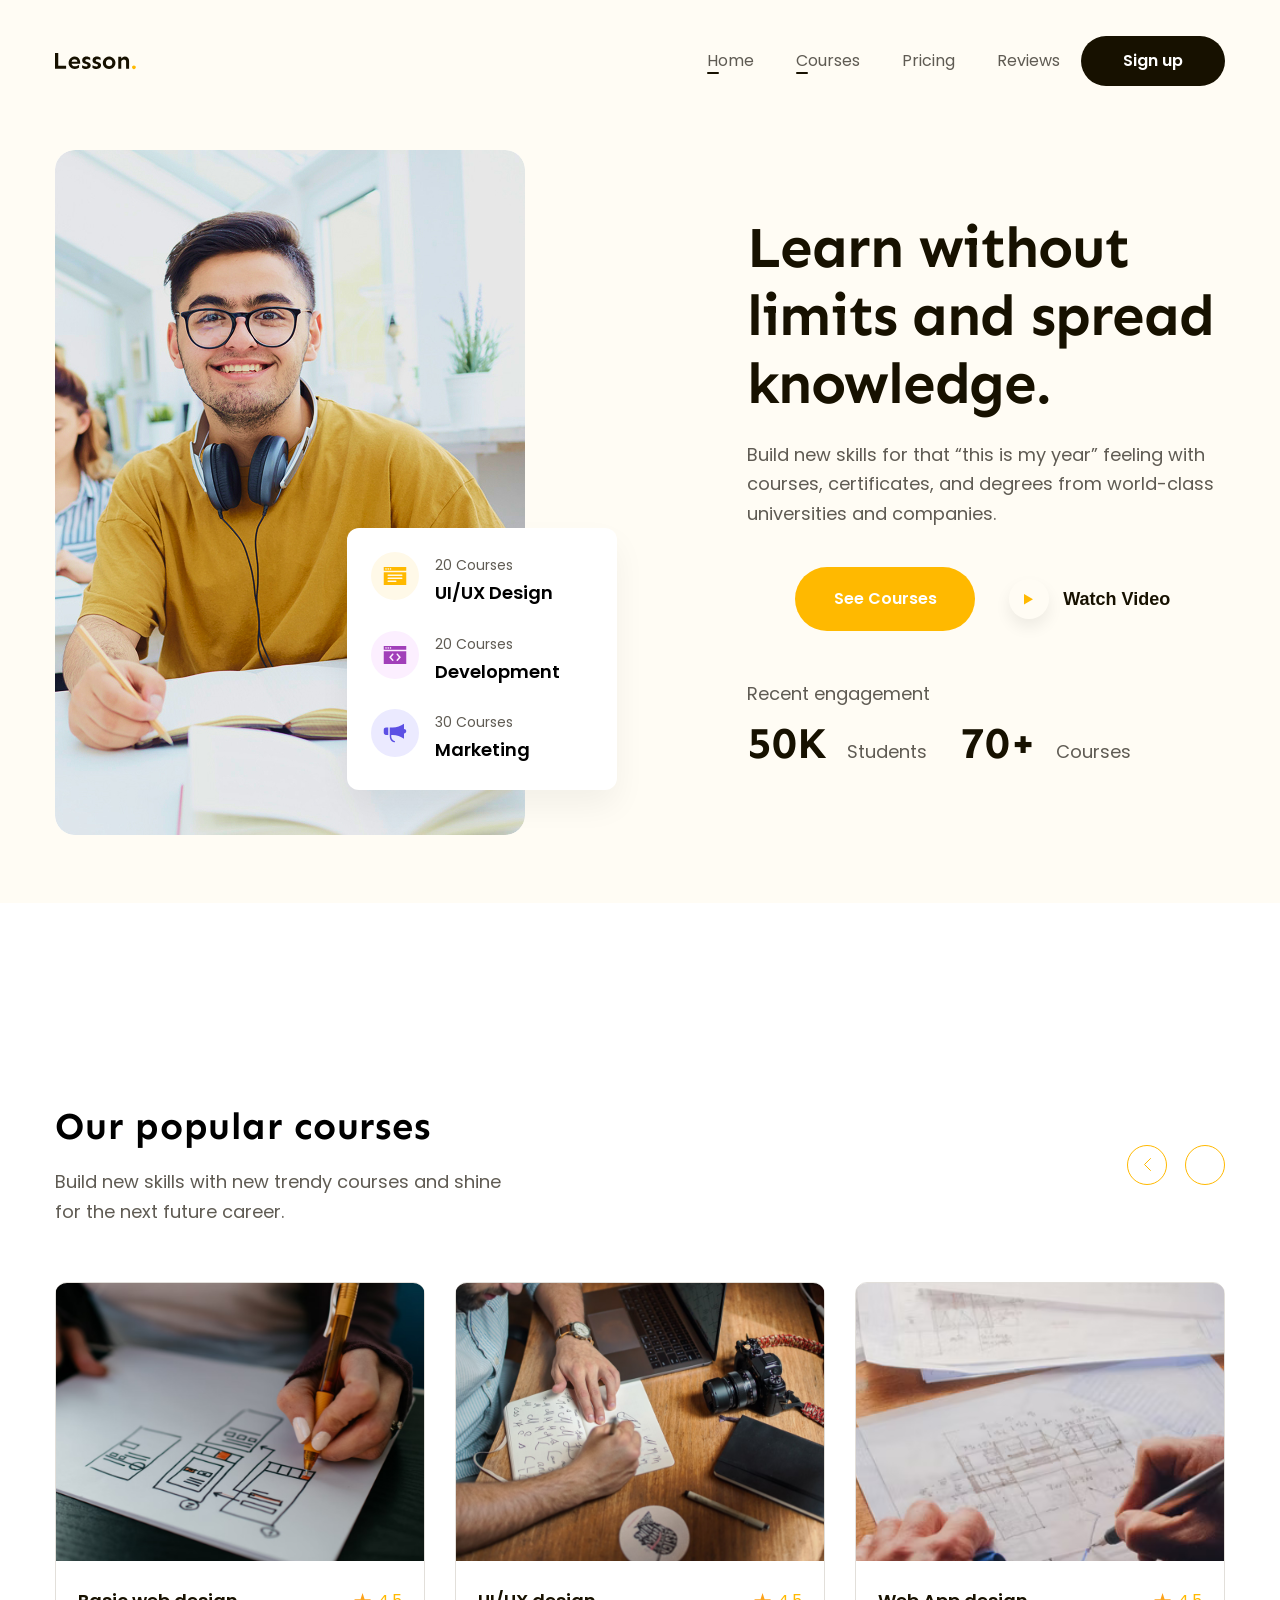
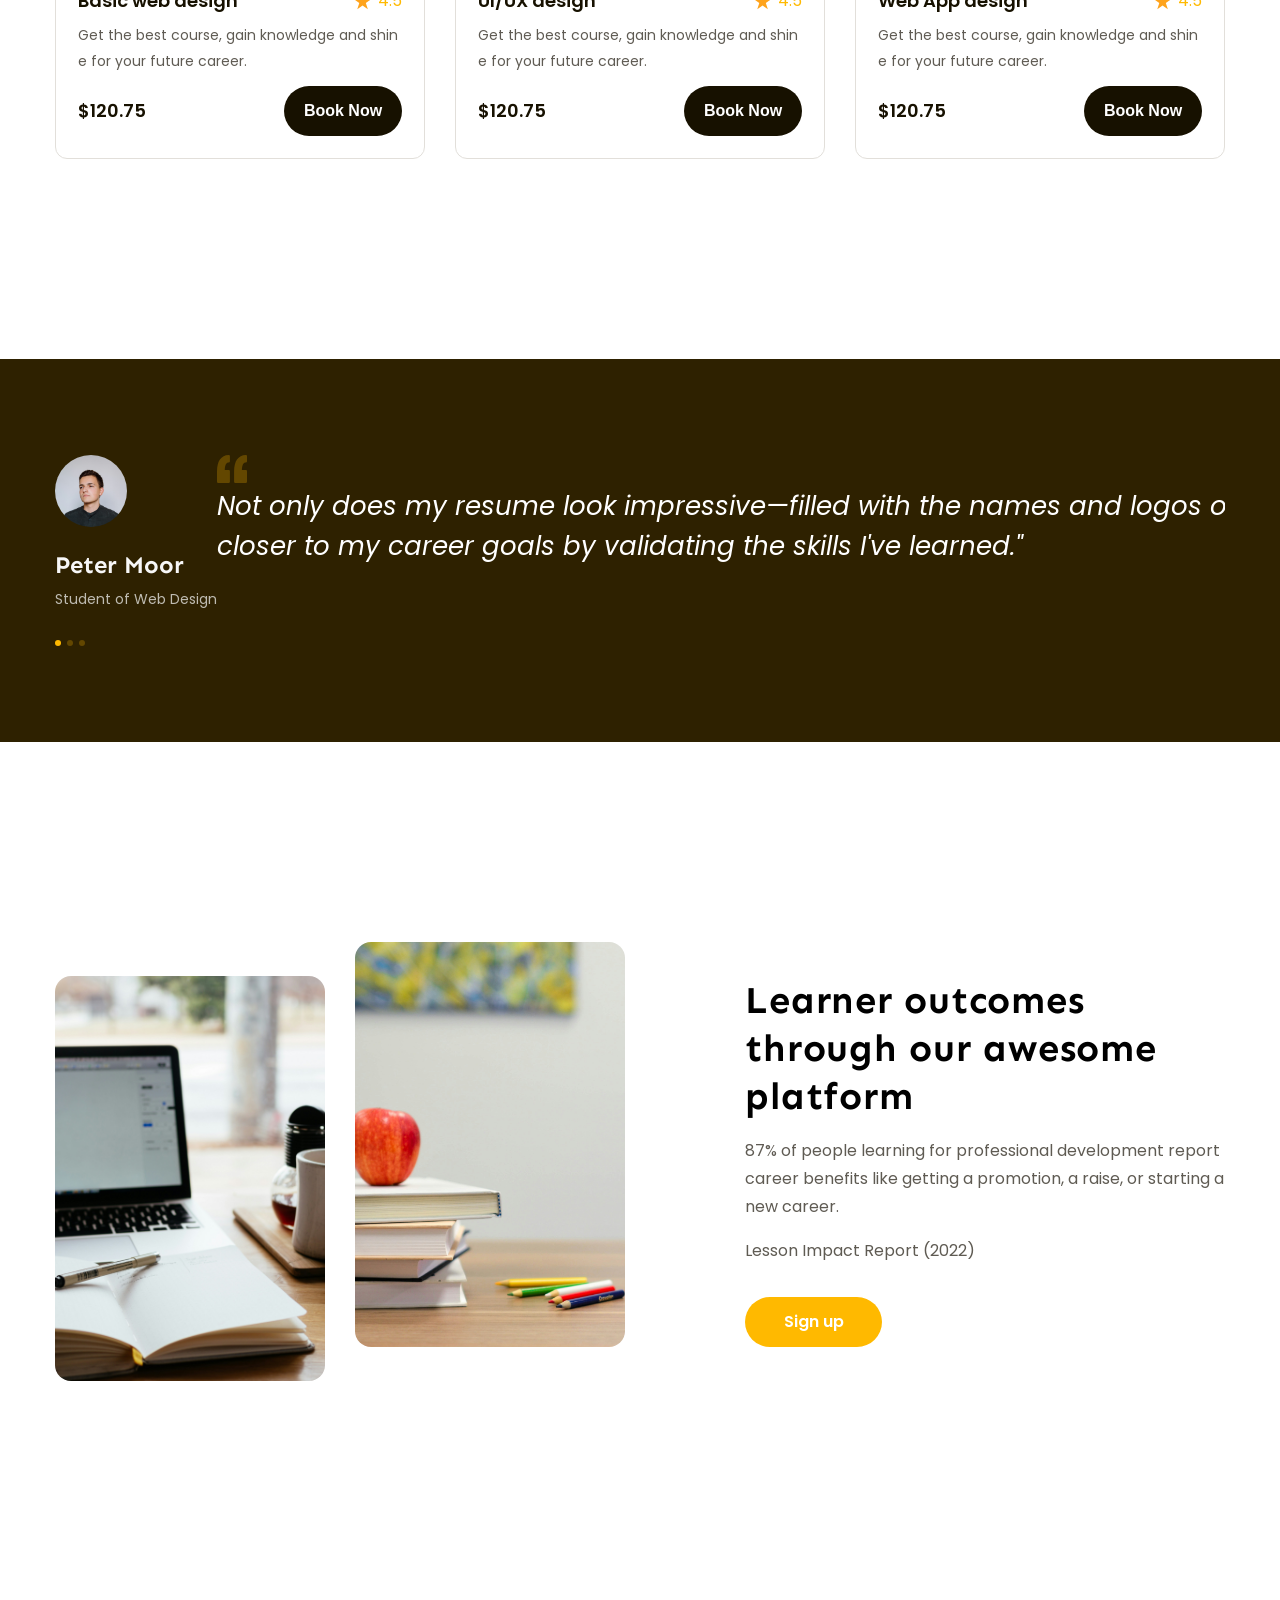
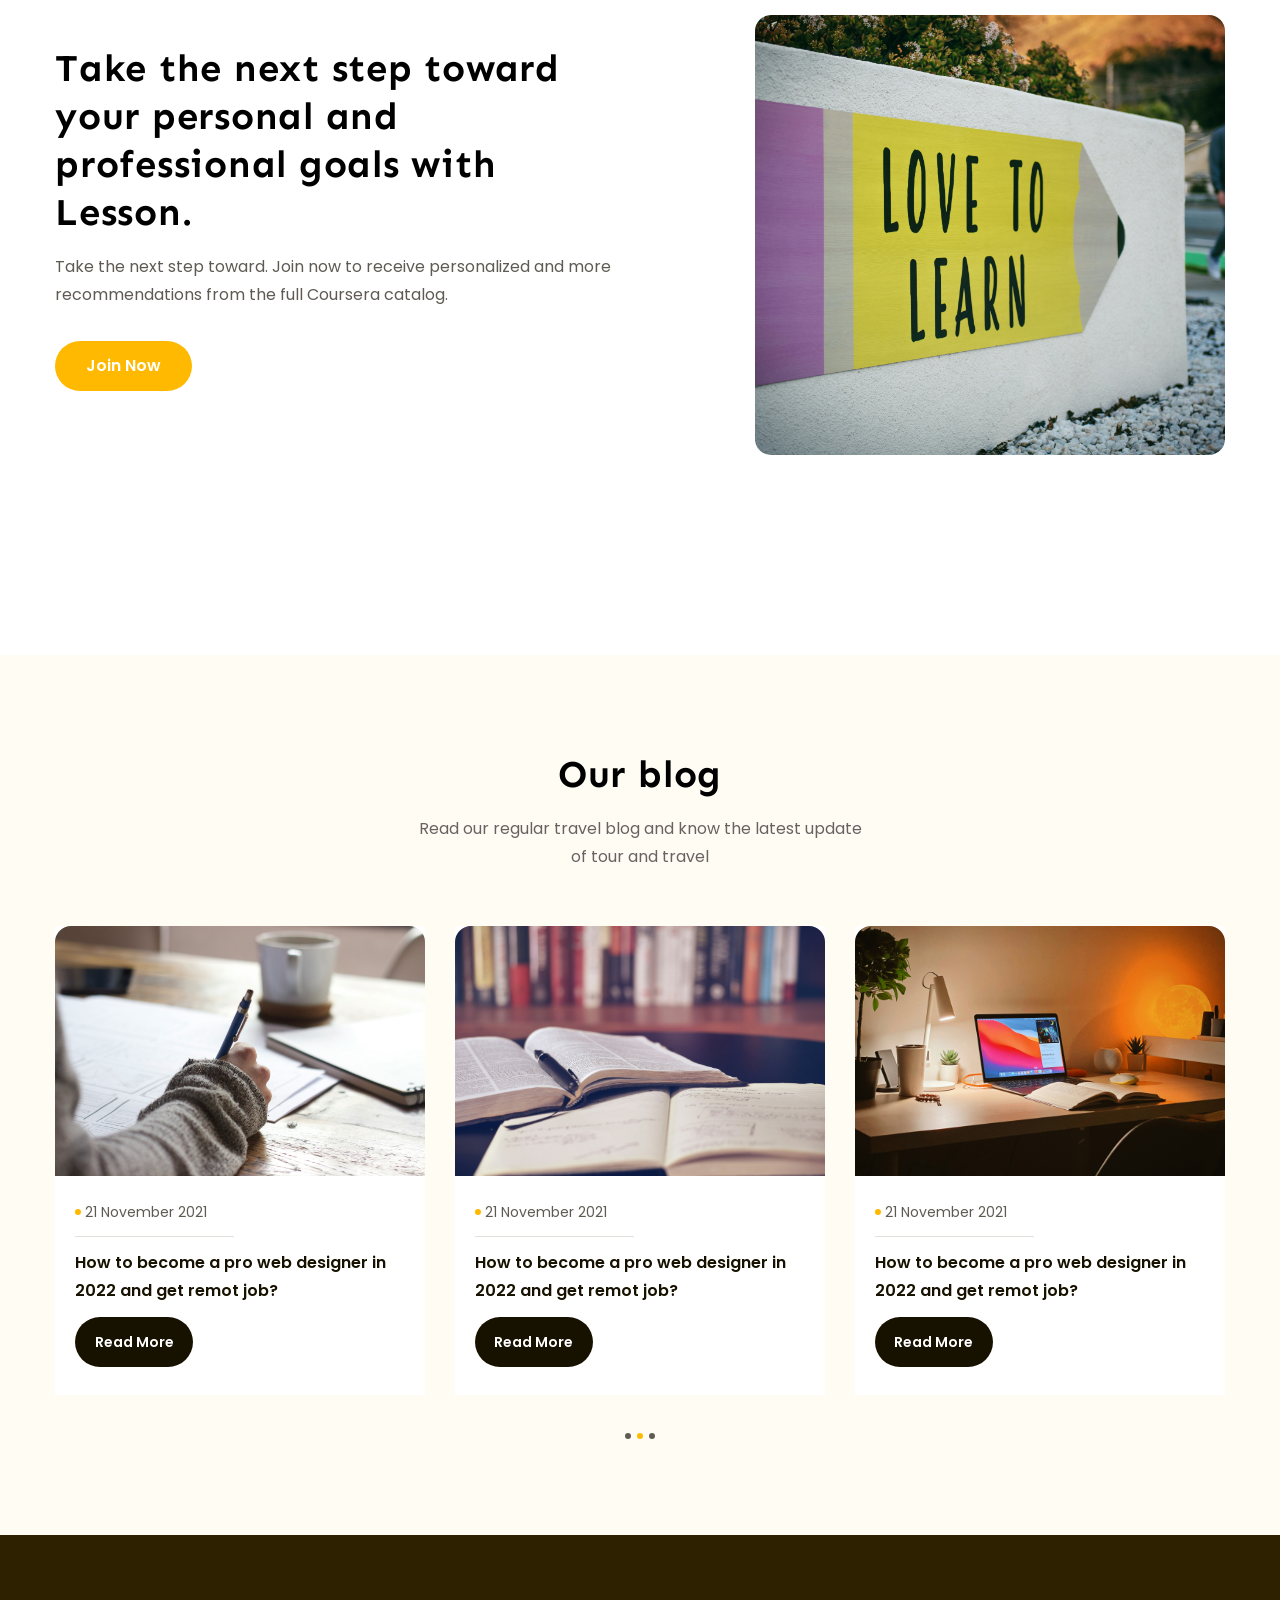
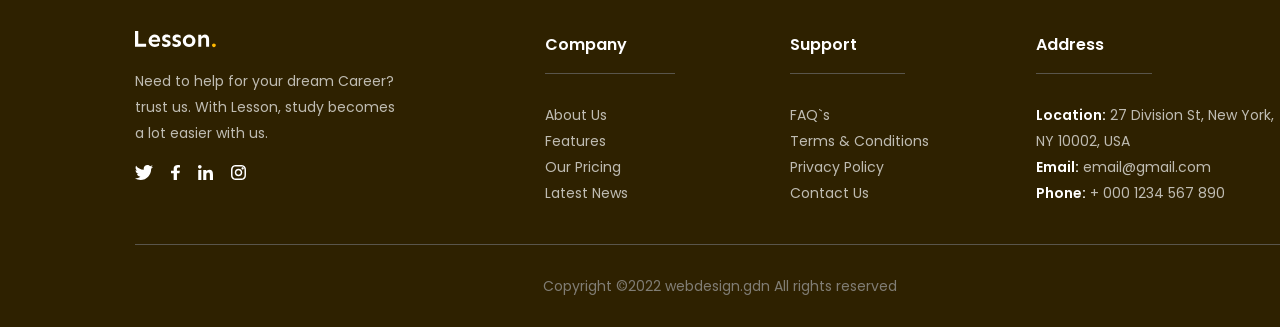
<file: Project_1/index.html>
<!doctype html>
<html lang="vi">
  <head>
    <meta charset="UTF-8" />
    <meta name="viewport" content="width=device-width, initial-scale=1.0" />
    <link rel="stylesheet" href="./css/reset.css" />
    <link rel="preconnect" href="https://fonts.googleapis.com" />
    <link rel="preconnect" href="https://fonts.gstatic.com" crossorigin />
    <link
      href="https://fonts.googleapis.com/css2?family=Poppins:ital,wght@0,100;0,200;0,300;0,400;0,500;0,600;0,700;0,800;0,900;1,100;1,200;1,300;1,400;1,500;1,600;1,700;1,800;1,900&family=Sen&display=swap"
      rel="stylesheet"
    />
    <link rel="stylesheet" href="./css/style.css" />
    <title>Document</title>
  </head>
  <body >
    <header class="hearder fixed">
      <!--Logo-->
      <div class="main-content">
        <div class="body">
          <img src="./img/Lesson..svg" alt="Lesson." class="logo" />
          <!--Nav-->
          <nav class="nav">
            <ul>
              <li class="active">
                <a href="#!">Home</a>
              </li>
              <li class="active">
                <a href="#!">Courses</a>
              </li>
              <li>
                <a href="#!">Pricing</a>
              </li>
              <li>
                <a href="#!">Reviews</a>
              </li>
            </ul>
          </nav>
          <!--Btn Action-->
          <div class="action">
            <a href="#!" class="btn btn-sign-up">Sign up</a>
          </div>
        </div>
      </div>
    </header>
    <main class="main">
      <!-- hero -->
      <div class="hero">
        <div class="main-content">
          <div class="body">
            <div class="media-block">
              <img
                src="./img/guy-lesson 1.jpg"
                alt="Learn without limits and spread knowledge."
                class="img"
              />
              <div class="hero-summary">
                <!-- item1 -->
                <div class="item item1">
                  <div class="icon">
                    <img src="./icon/code.svg" alt="" />
                  </div>
                  <div class="info">
                    <p class="label">20 Courses</p>
                    <p class="title">UI/UX Design</p>
                  </div>
                </div>
                <!-- item2 -->
                <div class="item item2">
                  <div class="icon">
                    <img src="./icon/dev.svg" alt="" />
                  </div>
                  <div class="info">
                    <p class="label">20 Courses</p>
                    <p class="title">Development</p>
                  </div>
                </div>
                <!-- item3 -->
                <div class="item item3">
                  <div class="icon">
                    <img src="./icon/mkt.svg" alt="" />
                  </div>
                  <div class="info">
                    <p class="label">30 Courses</p>
                    <p class="title">Marketing</p>
                  </div>
                </div>
              </div>
            </div>
            <div class="content-block">
              <h1 class="heading">
                Learn without limits and spread knowledge.
              </h1>
              <p class="desc">
                Build new skills for that “this is my year” feeling with
                courses, certificates, and degrees from world-class universities
                and companies.
              </p>
              <div class="cta">
                <a href="#!" class="btn btn-hero-cta">See Courses</a>
                <button class="watch">
                  <div class="icon">
                    <img src="./icon/tamgiac.svg" alt="" />
                  </div>
                  <span class="content">Watch Video</span>
                </button>
              </div>
              <p class="desc desc2">Recent engagement</p>
              <p class="desc desc3">
                <strong>50K</strong> Students <strong>70+</strong> Courses
              </p>
            </div>
          </div>
        </div>
      </div>
      <!-- --popular-- -->
      <div class="popular">
        <div class="main-content">
          <div class="popular-top">
            <div class="info">
              <!-- popular left -->
              <h2 class="heading-lv2">Our popular courses</h2>
              <p class="desc">
                Build new skills with new trendy courses and shine for the next
                future career.
              </p>
            </div>
            <!-- popular right -->
            <div class="control">
              <button class="control-btn">
                <img src="./icon/back.svg" alt="" />
              </button>
              <button class="control-btn">
                <img src="./icon/next.svg" alt="" />
              </button>
            </div>
          </div>
          <div class="course-list">
            <!-- Course 1 -->
            <div class="course-item">
              <a href="#!"
                ><img
                  src="./img/book1.svg"
                  alt="Basic web design"
                  class="thumb"
              /></a>
              <div class="info">
                <div class="head">
                  <a href="#"
                    ><h3 class="title line-camp breakall">
                      Basic web design
                    </h3></a
                  >
                  <div class="rating">
                    <img src="./icon/Star.svg" alt="" class="start" />
                    <span class="value">4.5</span>
                  </div>
                </div>
                <div class="desc line-camp line-2 breakall">
                  Get the best course, gain knowledge and shine for your future
                  career.
                </div>
                <div class="foot">
                  <span class="price">$120.75</span>
                  <button class="btn btn-book">Book Now</button>
                </div>
              </div>
            </div>
            <!-- Course 2 -->
            <div class="course-item">
              <a href="#!"
                ><img src="./img/book2.svg" alt="UI/UX design" class="thumb"
              /></a>
              <div class="info">
                <div class="head">
                  <a href="#!"
                    ><h3 class="title line-camp breakall">UI/UX design</h3></a
                  >
                  <div class="rating">
                    <img src="./icon/Star.svg" alt="" class="start" />
                    <span class="value">4.5</span>
                  </div>
                </div>
                <div class="desc line-camp line-2 breakall">
                  Get the best course, gain knowledge and shine for your future
                  career.
                </div>
                <div class="foot">
                  <span class="price">$120.75</span>
                  <button class="btn btn-book">Book Now</button>
                </div>
              </div>
            </div>
            <!-- Course 3 -->
            <div class="course-item">
              <a href="#!"
                ><img src="./img/book3.svg" alt="Web App design" class="thumb"
              /></a>
              <div class="info">
                <div class="head">
                  <a href="#!"
                    ><h3 class="title line-camp breakall">Web App design</h3></a
                  >
                  <div class="rating">
                    <img src="./icon/Star.svg" alt="" class="start" />
                    <span class="value">4.5</span>
                  </div>
                </div>
                <div class="desc line-camp line-2 breakall">
                  Get the best course, gain knowledge and shine for your future
                  career.
                </div>
                <div class="foot">
                  <span class="price">$120.75</span>
                  <button class="btn btn-book">Book Now</button>
                </div>
              </div>
            </div>
          </div>
        </div>
      </div>
      <!-- feedback -->
      <div class="feedback">
        <div class="main-content">
          <div class="feedback-list">
            <!-- item1 -->
            <div class="feedback-item">
              <!-- feedback left -->
              <div class="info">
                <img src="./img/avatr.jpg" alt="Peter Moor" class="avatar" />
                <p class="member-name">Peter Moor</p>
                <p class="desc">Student of Web Design</p>
                <div class="dots">
                  <span class="dot active"></span>
                  <span class="dot"></span>
                  <span class="dot"></span>
                </div>
              </div>
              <!-- feedback right -->
              <div class="content">
                <img src="./icon/open-quote.svg" alt="" class="open-quote" />
                <blockquote>
                  Not only does my resume look impressive—filled with the names
                  and logos of world-class institutions—but these certificates
                  also bring me closer to my career goals by validating the
                  skills I've learned."
                </blockquote>
              </div>
            </div>
            <!-- item2 -->
            <div class="feedback-item">
              <!-- feedback left -->
              <div class="info">
                <img src="./img/avartar2.jpg" alt="Peter Moor" class="avatar" />
                <p class="member-name">Peter Moor</p>
                <p class="desc">Student of Web Design</p>
                <div class="dots">
                  <span class="dot"></span>
                  <span class="dot active"></span>
                  <span class="dot"></span>
                </div>
              </div>
              <!-- feedback right -->
              <div class="content">
                <img src="./icon/open-quote.svg" alt="" class="open-quote" />
                <blockquote>
                  Not only does my resume look impressive—filled with the names
                  and logos of world-class institutions—but these certificates
                  also bring me closer to my career goals by validating the
                  skills I've learned."
                </blockquote>
              </div>
            </div>
            <!-- item3 -->
            <div class="feedback-item">
              <!-- feedback left -->
              <div class="info">
                <img src="./img/avartar3.jpg" alt="Peter Moor" class="avatar" />
                <p class="member-name">Peter Moor</p>
                <p class="desc">Student of Web Design</p>
                <div class="dots">
                  <span class="dot"></span>
                  <span class="dot"></span>
                  <span class="dot active"></span>
                </div>
              </div>
              <!-- feedback right -->
              <div class="content">
                <img src="./icon/open-quote.svg" alt="" class="open-quote" />
                <blockquote>
                  Not only does my resume look impressive—filled with the names
                  and logos of world-class institutions—but these certificates
                  also bring me closer to my career goals by validating the
                  skills I've learned."
                </blockquote>
              </div>
            </div>
          </div>
        </div>
      </div>
      <!-- feature 1-->
      <div class="features">
        <div class="main-content">
          <div class="body">
            <div class="img">
              <img
                class="lower"
                src="./img/learn1.jpg"
                alt="Learner outcomes through our awesome platform"
              />
              <img
                src="./img/learn2.jpg"
                alt="Learner outcomes through our awesome platforms"
              />
            </div>
            <div class="content">
              <h2 class="heading-lv2">
                Learner outcomes through our awesome platform
              </h2>
              <p class="desc">
                87% of people learning for professional development report
                career benefits like getting a promotion, a raise, or starting a
                new career.
              </p>
              <p class="desc">Lesson Impact Report (2022)</p>
              <a href="#!" class="btn cta-btn">Sign up</a>
            </div>
          </div>
        </div>
      </div>
      <!-- feature 2-->
      <div class="features feature-2nd">
        <div class="main-content">
          <div class="body">
            <div class="img">
              <img
                class="lower"
                src="./img/learn3.jpg"
                alt="Take the next step toward your personal and professional goals with Lesson."
              />
            </div>
            <div class="content">
              <h2 class="heading-lv2">
                Take the next step toward your personal and professional goals
                with Lesson.
              </h2>
              <p class="desc">
                Take the next step toward. Join now to receive personalized and
                more recommendations from the full Coursera catalog.
              </p>
              <a href="#!" class="btn cta-btn">Join Now</a>
            </div>
          </div>
        </div>
      </div>
      <!-- Blogs -->
      <div class="blogs">
        <div class="main-content">
          <div class="blog-top">
            <h2 class="heading-lv2">Our blog</h2>
            <p class="desc">
              Read our regular travel blog and know the latest update of tour
              and travel
            </p>
          </div>
          <div class="blogs-list">
            <!-- item1 -->
            <div class="item">
              <a href="#!"
                ><img
                  src="./img/study1.jpg"
                  alt="How to become a pro web designer in 2022 and get remot job?"
                  class="thumb"
              /></a>
              <div class="info">
                  <span class="date">21 November 2021</span>
                  <a href="#!"
                    ><h3 class="title">
                      How to become a pro web designer in 2022 and get remot job?
                    </h3></a
                  >
                  <a href="#!" class="btn">Read More</a>
              </div class="info">
            </div>
            <!-- item2 -->
            <div class="item">
              <a href="#!"
                ><img
                  src="./img/study2.jpg"
                  alt="How to become a pro web designer in 2022 and get remot job?"
                  class="thumb"
              /></a>
              <div class="info">
                <span class="date">21 November 2021</span>
                <a href="#!"
                  ><h3 class="title">
                    How to become a pro web designer in 2022 and get remot job?
                  </h3></a
                >
                <a href="#!" class="btn">Read More</a>
              </div>
            </div>
            <!-- item3 -->
            <div class="item">
              <a href="#!"
                ><img
                  src="./img/study3.jpg"
                  alt="How to become a pro web designer in 2022 and get remot job?"
                  class="thumb"
              /></a>
              <div class="info">
                <span class="date">21 November 2021</span>
                <a href="#!"
                  ><h3 class="title">
                    How to become a pro web designer in 2022 and get remot job?
                  </h3></a
                >
                <a href="#!" class="btn">Read More</a>
              </div>
            </div>
             <!-- item4 -->
            <div class="item">
              <a href="#!"
                ><img
                  src="./img/study1.jpg"
                  alt="How to become a pro web designer in 2022 and get remot job?"
                  class="thumb"
              /></a>
              <div class="info">
                  <span class="date">21 November 2021</span>
                  <a href="#!"
                    ><h3 class="title">
                      How to become a pro web designer in 2022 and get remot job?
                    </h3></a
                  >
                  <a href="#!" class="btn">Read More</a>
              </div class="info">
            </div>
            <!-- item5 -->
            <div class="item">
              <a href="#!"
                ><img
                  src="./img/study2.jpg"
                  alt="How to become a pro web designer in 2022 and get remot job?"
                  class="thumb"
              /></a>
              <div class="info">
                <span class="date">21 November 2021</span>
                <a href="#!"
                  ><h3 class="title">
                    How to become a pro web designer in 2022 and get remot job?
                  </h3></a
                >
                <a href="#!" class="btn">Read More</a>
              </div>
            </div>
            <!-- item6 -->
            <div class="item">
              <a href="#!"
                ><img
                  src="./img/study3.jpg"
                  alt="How to become a pro web designer in 2022 and get remot job?"
                  class="thumb"
              /></a>
              <div class="info">
                <span class="date">21 November 2021</span>
                <a href="#!"
                  ><h3 class="title">
                    How to become a pro web designer in 2022 and get remot job?
                  </h3></a
                >
                <a href="#!" class="btn">Read More</a>
              </div>
            </div>   
            <!-- item7 -->
            <div class="item">
              <a href="#!"
                ><img
                  src="./img/study1.jpg"
                  alt="How to become a pro web designer in 2022 and get remot job?"
                  class="thumb"
              /></a>
              <div class="info">
                  <span class="date">21 November 2021</span>
                  <a href="#!"
                    ><h3 class="title">
                      How to become a pro web designer in 2022 and get remot job?
                    </h3></a
                  >
                  <a href="#!" class="btn">Read More</a>
              </div class="info">
            </div>
            <!-- item8 -->
            <div class="item">
              <a href="#!"
                ><img
                  src="./img/study2.jpg"
                  alt="How to become a pro web designer in 2022 and get remot job?"
                  class="thumb"
              /></a>
              <div class="info">
                <span class="date">21 November 2021</span>
                <a href="#!"
                  ><h3 class="title">
                    How to become a pro web designer in 2022 and get remot job?
                  </h3></a
                >
                <a href="#!" class="btn">Read More</a>
              </div>
            </div>
            <!-- item9 -->
            <div class="item">
              <a href="#!"
                ><img
                  src="./img/study3.jpg"
                  alt="How to become a pro web designer in 2022 and get remot job?"
                  class="thumb"
              /></a>
              <div class="info">
                <span class="date">21 November 2021</span>
                <a href="#!"
                  ><h3 class="title">
                    How to become a pro web designer in 2022 and get remot job?
                  </h3></a
                >
                <a href="#!" class="btn">Read More</a>
              </div>
            </div>
          </div>
        </div>
        <div class="dots">
            <span class="dot"></span>
            <span class="dot active"></span>
            <span class="dot"></span>
        </div>
      </div>
    </main>
    <!-- footer -->
     <footer class="footer">
        <div class="main-content">
            <div class="row">
                <!-- column 1 -->
                <div class="column">
                    <img src="./img/logo.svg" alt="Lesson." class="logo">
                    <p class="desc">Need to help for your dream Career? trust us. With Lesson, study becomes a lot easier with us.</p>
                    <div class="social">
                        <a href="">
                            <img src="./icon/icon1.svg" alt="twitter" class="icon">
                        </a>
                        <a href="">
                            <img src="./icon/f.svg" alt="facebook" class="icon">
                        </a>
                        <a href="">
                            <img src="./icon/Linkedin.svg" alt="in" class="icon">
                        </a>
                        <a href="">
                            <img src="./icon/ins.svg" alt="instagram" class="icon">
                        </a>
                    </div>
                </div>
                <!-- column 2 -->
                <div class="column">
                    <h3 class="title">Company</h3>
                    <ul class="list">
                        <li>
                            <a href="#!">About Us</a>
                        </li>
                        <li>
                            <a href="#!">Features</a>
                        </li>
                        <li>
                            <a href="#!">Our Pricing</a>
                        </li>
                        <li>
                            <a href="#!">Latest News</a>
                        </li>
                    </ul>
                </div>
                <!-- column 3 -->
                <div class="column">
                    <h3 class="title">Support</h3>
                    <ul class="list">
                        <li>
                            <a href="#!">FAQ`s</a>
                        </li>
                        <li>
                            <a href="#!">Terms & Conditions</a>
                        </li>
                        <li>
                            <a href="#!">Privacy Policy</a>
                        </li>
                        <li>
                            <a href="#!">Contact Us</a>
                        </li>
                    </ul>
                </div>
                <!-- column 4 -->
                <div class="column">
                    <h3 class="title">Address</h3>
                    <ul class="list">
                        <li>
                            <a href="#!"><strong>Location:</strong> 27 Division St, New York, NY 10002, USA</a>
                        </li>
                        <li>
                            <a href="#!"><strong>Email:</strong> email@gmail.com</a>
                        </li>
                        <li>
                            <a href="#!"><strong>Phone:</strong> + 000 1234 567 890</a>
                        </li>
                    </ul>
                </div>
            </div>
            <div class="copyright">
              <p>Copyright ©2022 webdesign.gdn All rights reserved</p>
            </div>
        </div>
     </footer>
  </body>
</html>
</file>
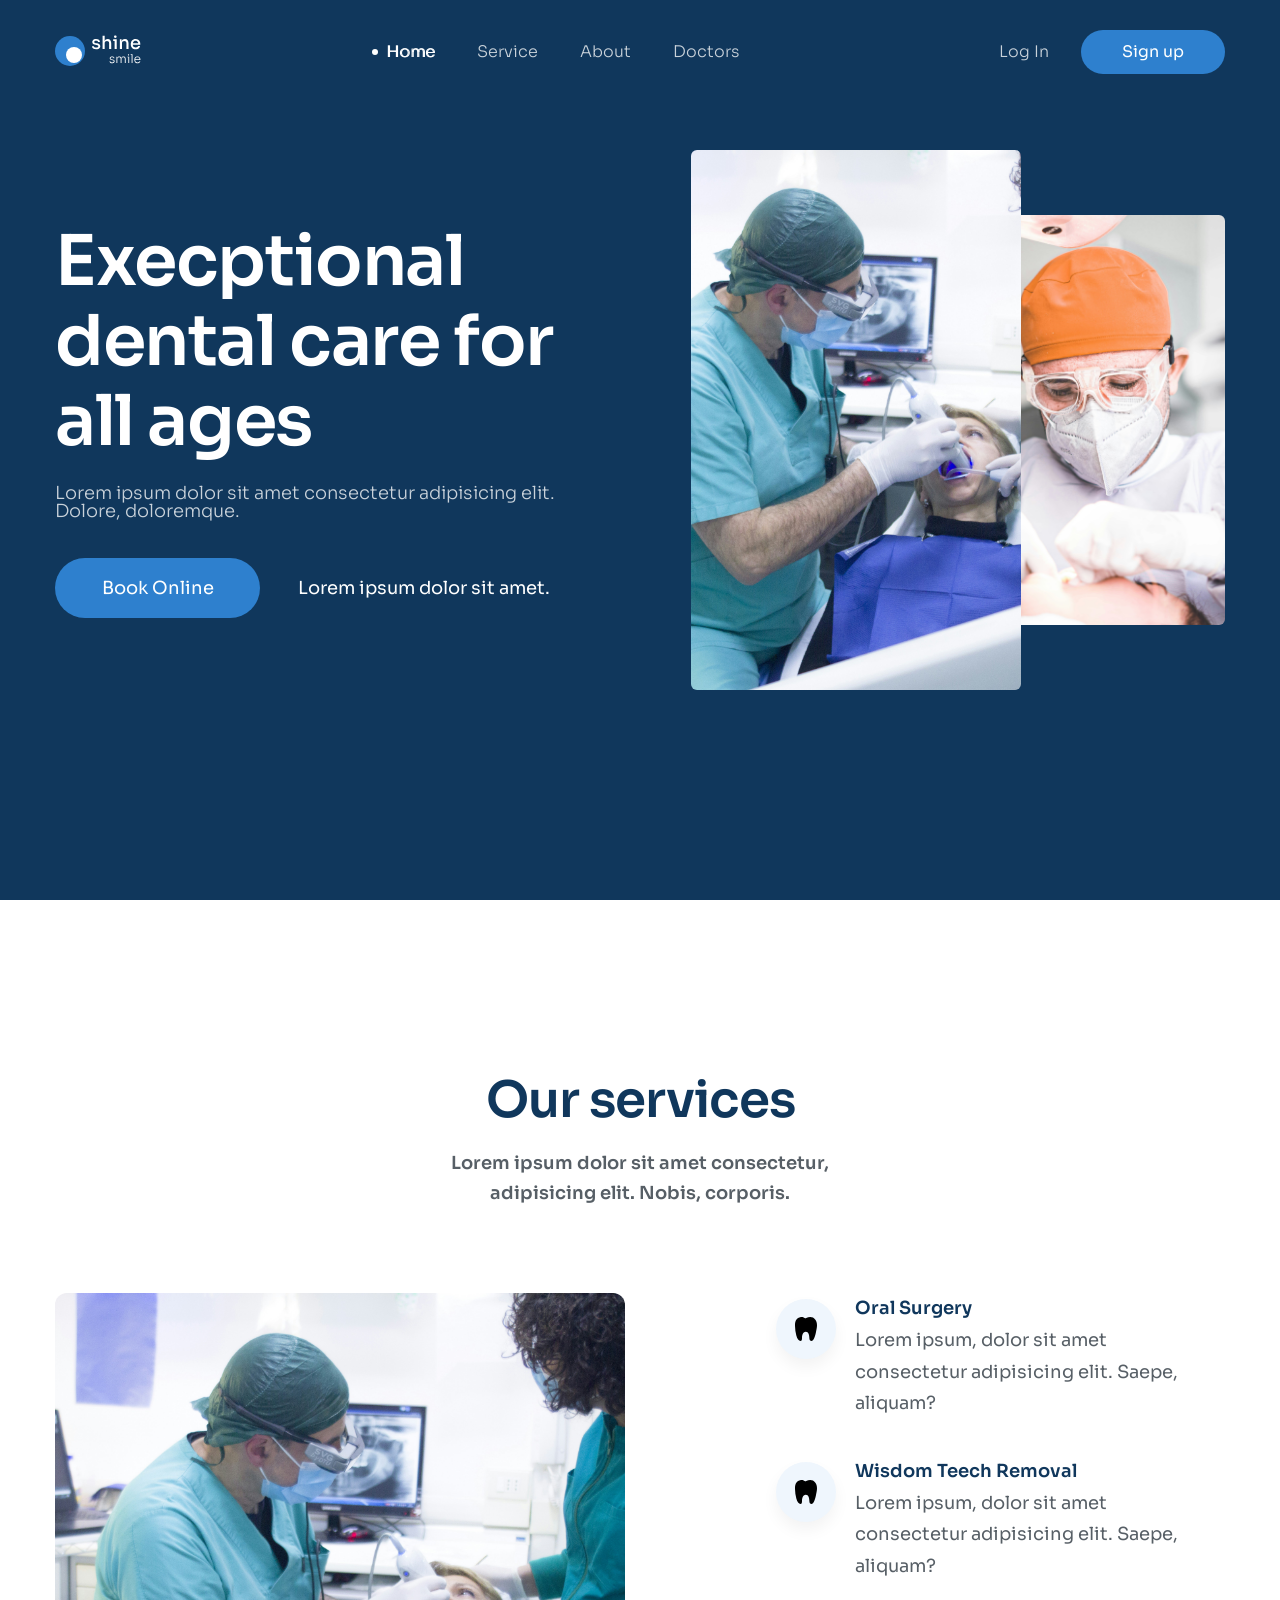
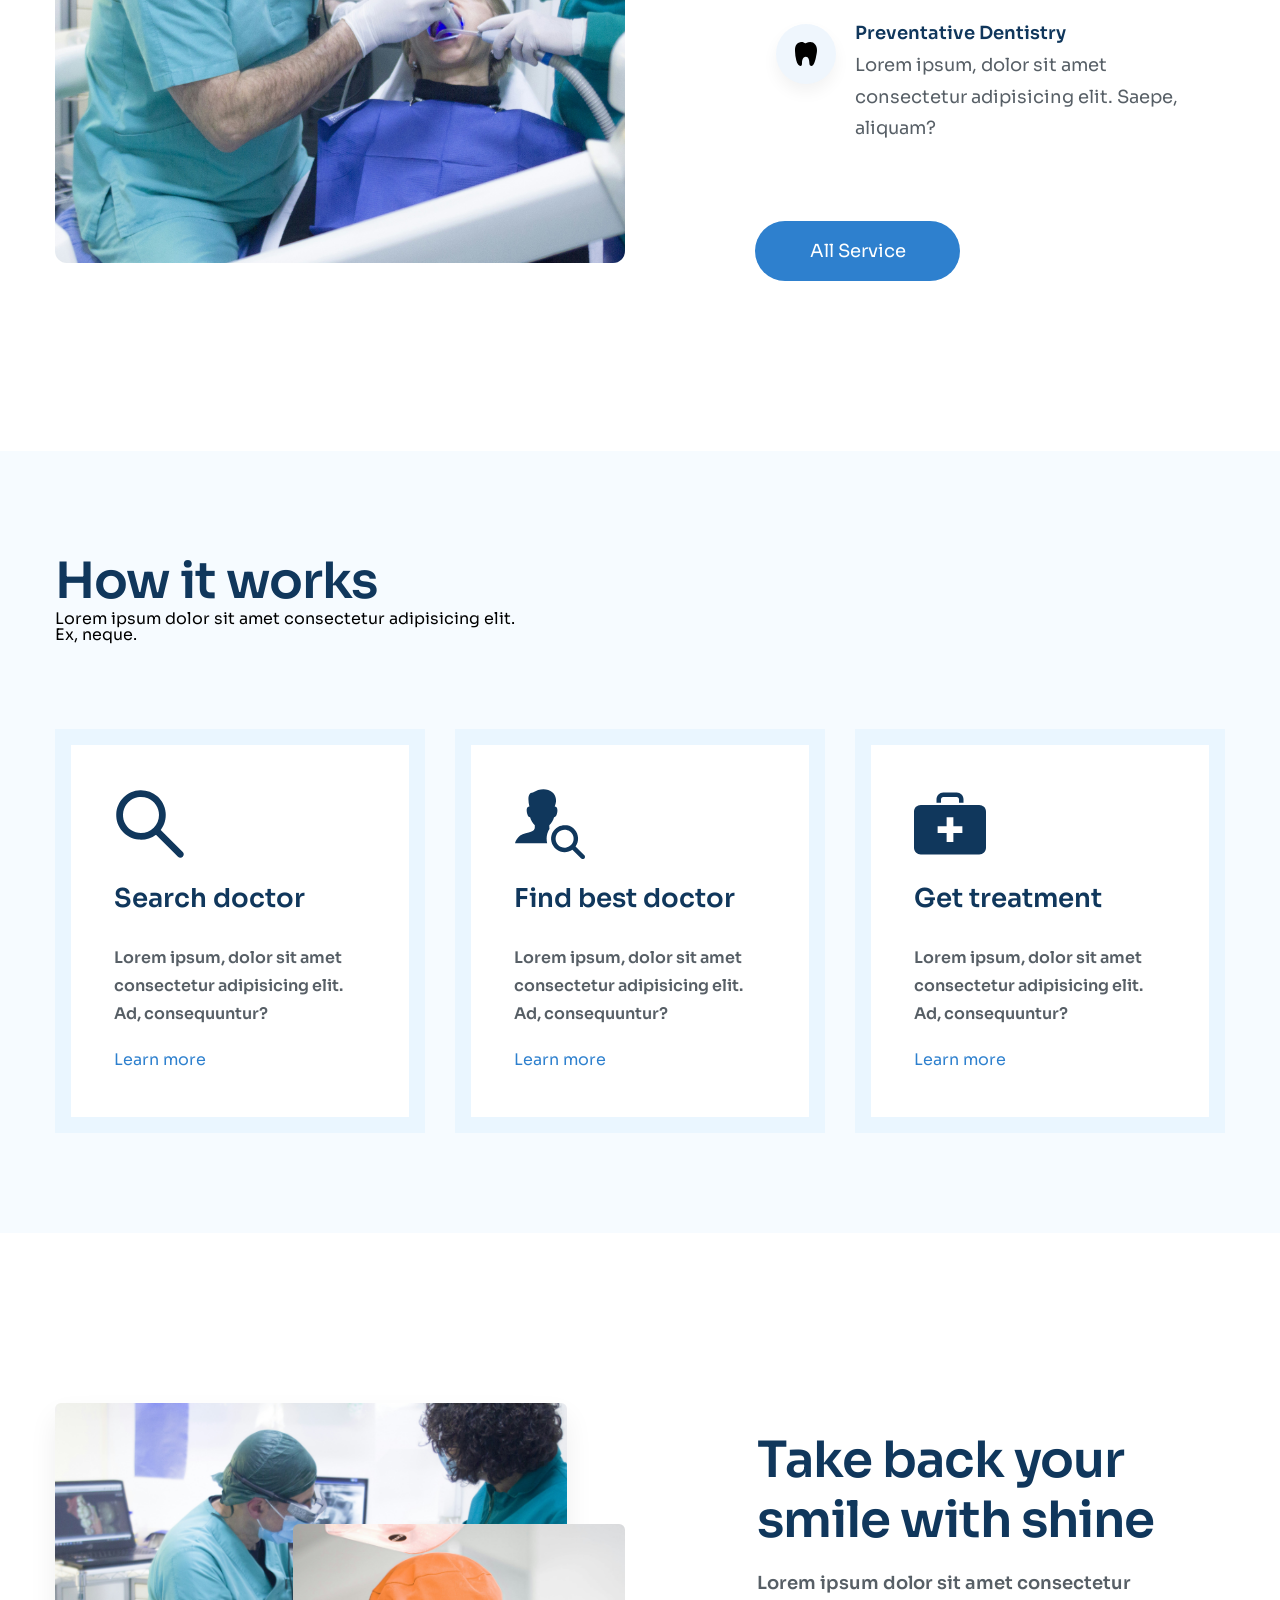
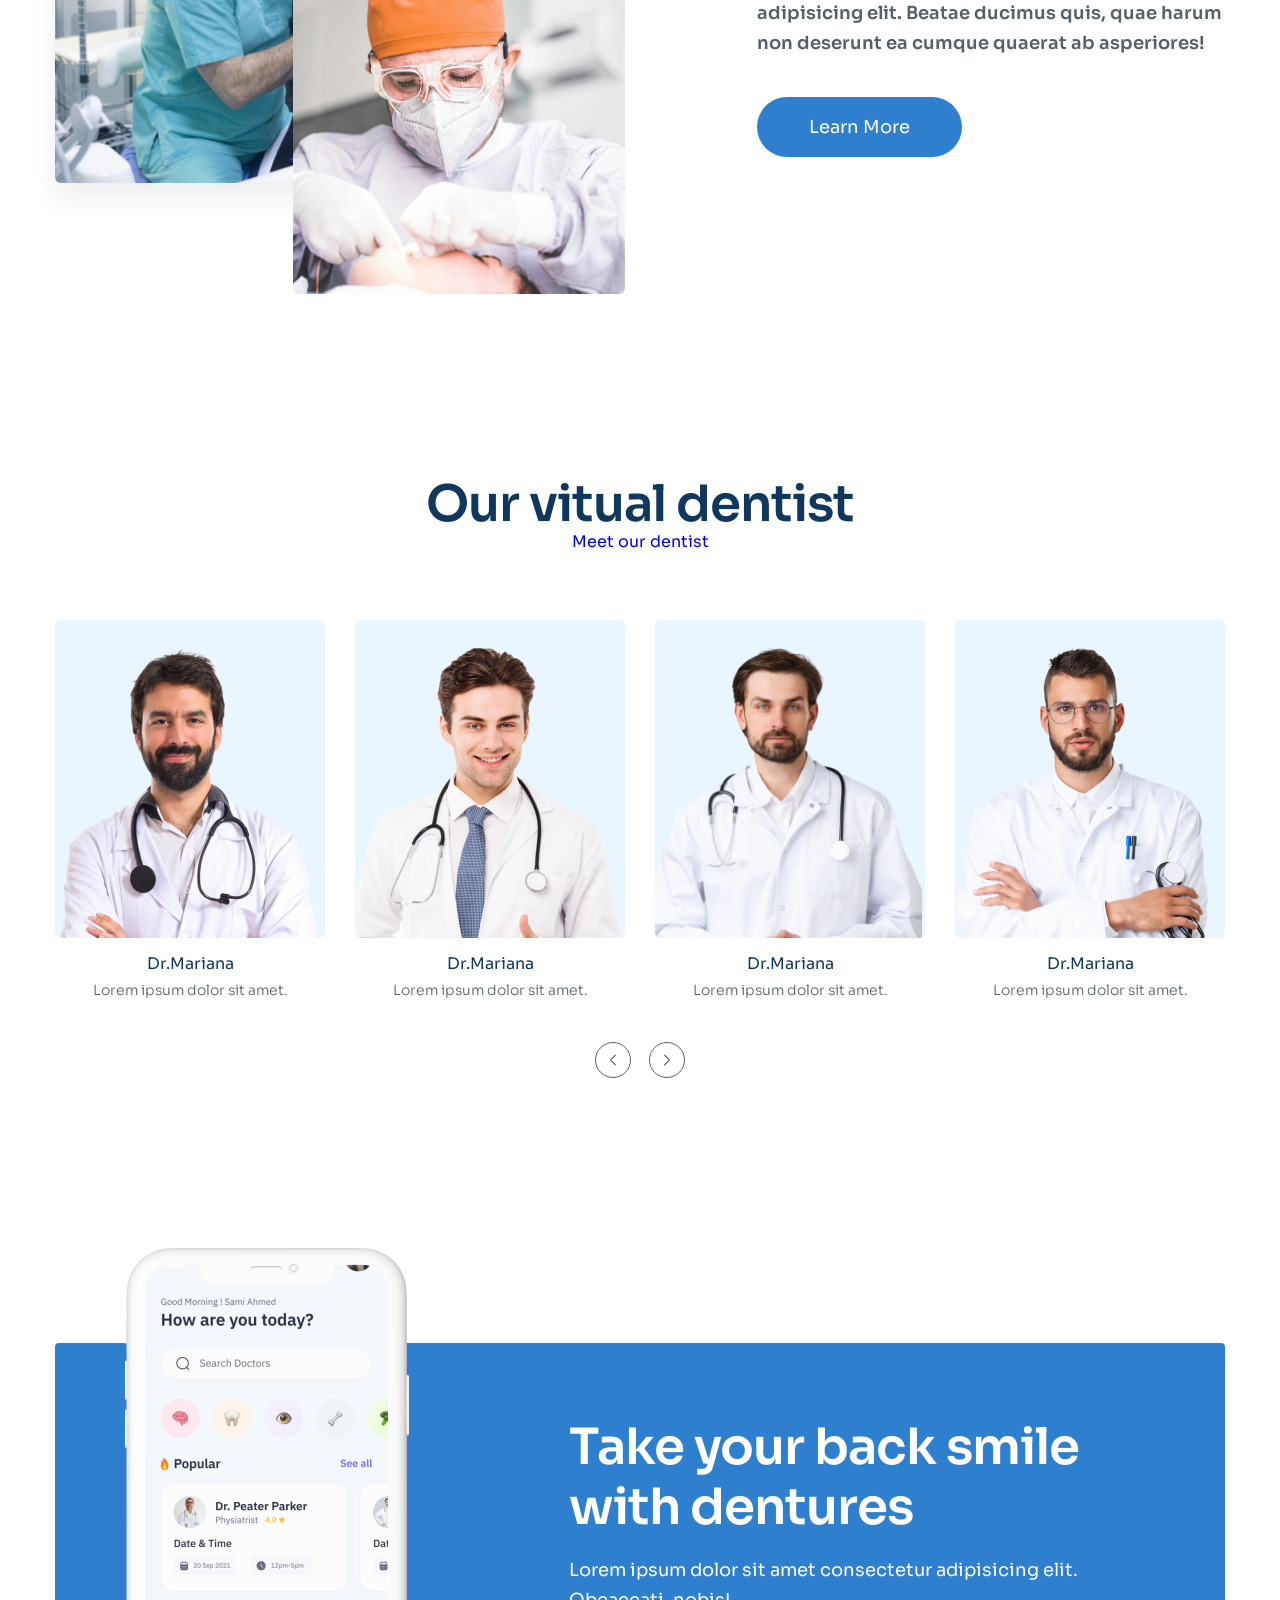
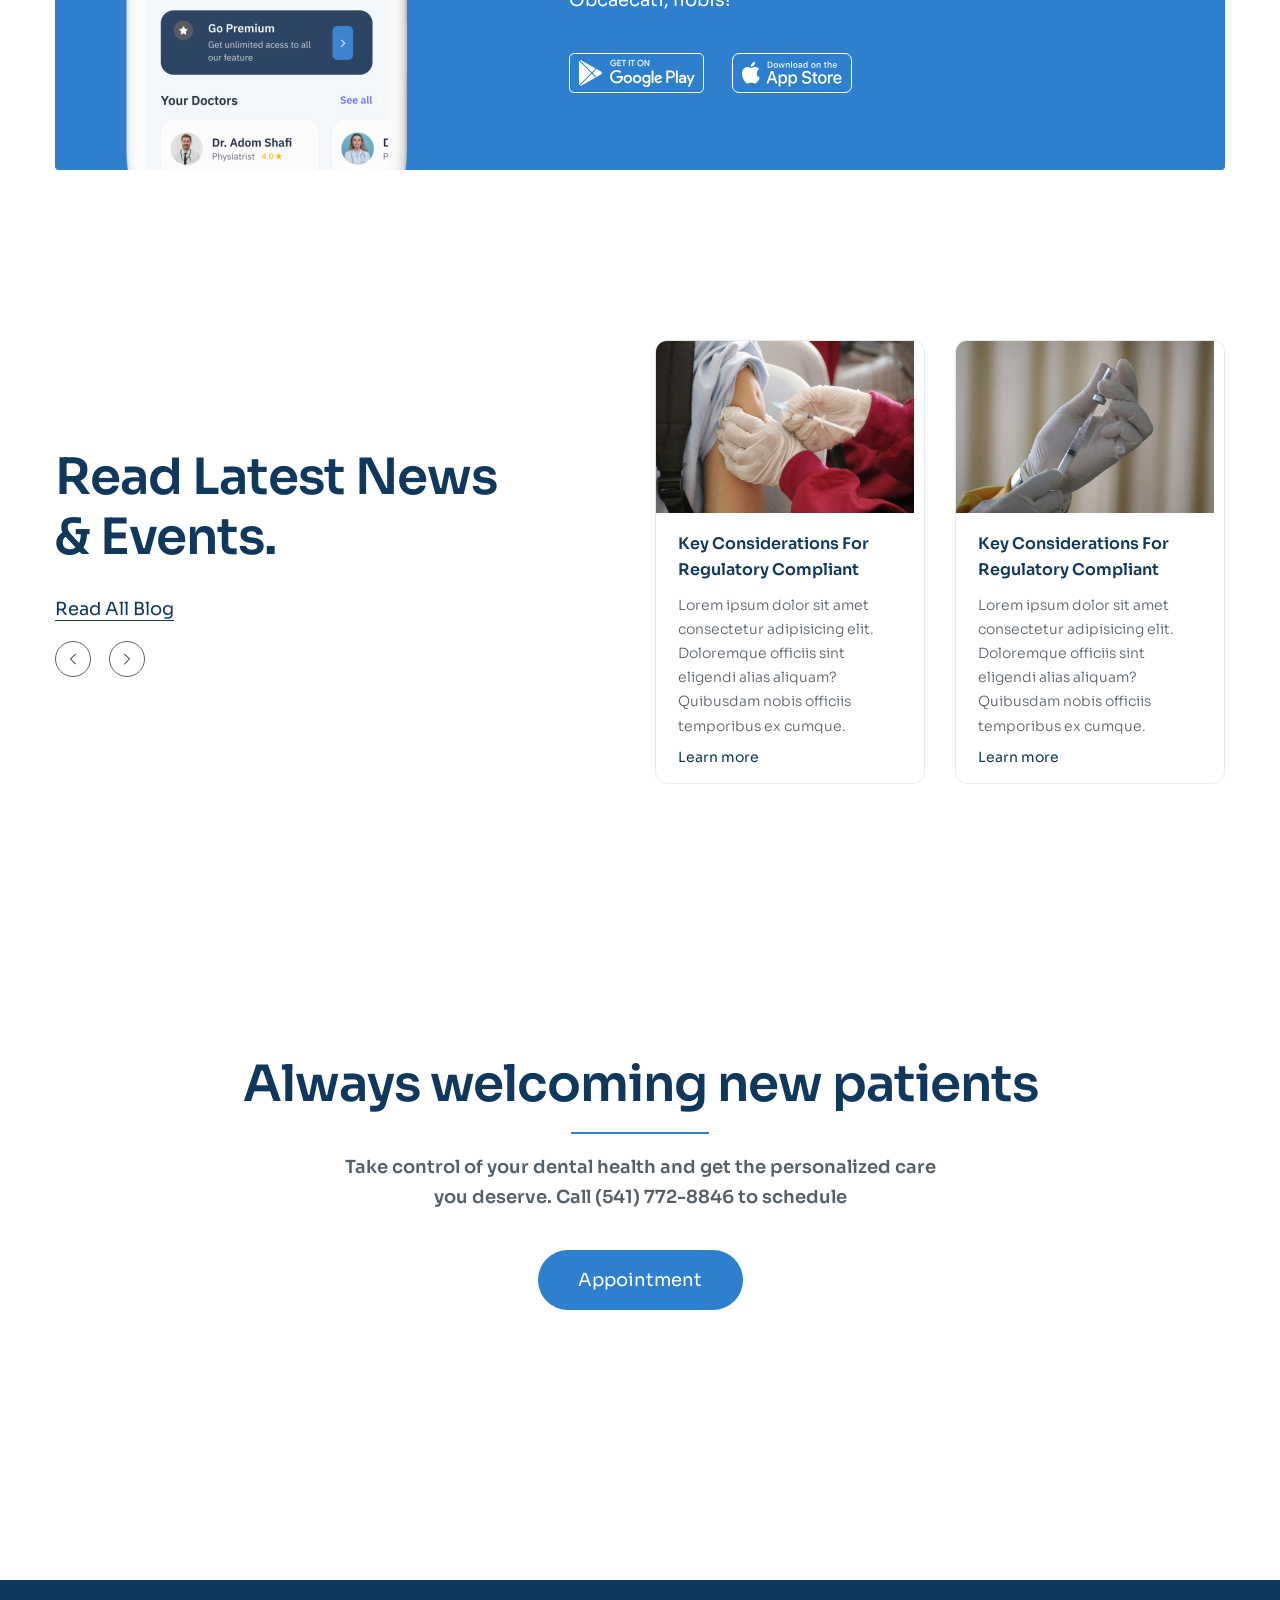
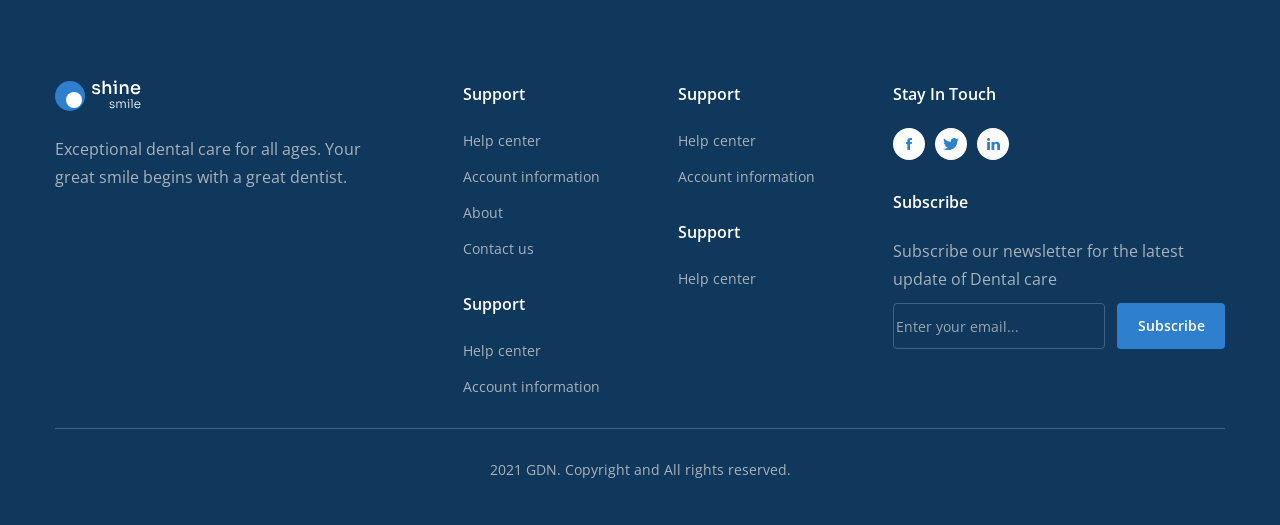
<file: Project_3 : shine-smile/index.html>
<!doctype html>
<html lang="vi">
  <head>
    <meta charset="UTF-8" />
    <meta name="viewport" content="width=device-width, initial-scale=1.0" />
    <title>Shine Smile</title>
    <!-- add favicon -->
    <link
      rel="apple-touch-icon"
      sizes="180x180"
      href="./favicon/favicon_io/android-chrome-192x192.png"
    />
    <link
      rel="apple-touch-icon"
      sizes="180x180"
      href="./favicon/favicon_io/android-chrome-512x512.png"
    />
    <link
      rel="icon"
      type="image/png"
      sizes="32x32"
      href="./favicon/favicon_io/favicon-32x32.png"
    />
    <link
      rel="icon"
      type="image/png"
      sizes="16x16"
      href="./favicon/favicon_io/favicon-16x16.png"
    />
    <link rel="manifest" href="./favicon/favicon_io/site.webmanifest" />
    <link rel="stylesheet" href="./asset/reset.css" />
    <link rel="stylesheet" href="./asset/style.css" />
    <link rel="preconnect" href="https://fonts.googleapis.com" />
    <link rel="preconnect" href="https://fonts.gstatic.com" crossorigin />
    <link
      href="https://fonts.googleapis.com/css2?family=Open+Sans:ital,wght@0,300..800;1,300..800&family=Sora:wght@100..800&display=swap"
      rel="stylesheet"
    />
    <!-- responsive -->
    <link rel="stylesheet" href="./asset/responsive.css" />
  </head>
  <body>
    <!-- header -->
    <header class="header">
      <div class="container">
        <div class="header-top">
          <!-- logo -->
          <a href="./"
            ><img src="./icon/logo.svg" alt="Logo" class="logo header__logo"
          /></a>
          <nav class="navbar">
            <ul class="navbar__list" id="navbar__list--pc">
              <li class="navbar__item">
                <a href="#!" class="navbar__link navbar__link--active">Home</a>
              </li>
              <li class="navbar__item">
                <a href="#!" class="navbar__link">Service</a>
              </li>
              <li class="navbar__item">
                <a href="#!" class="navbar__link">About</a>
              </li>
              <li class="navbar__item">
                <a href="#!" class="navbar__link">Doctors</a>
              </li>
            </ul>
          </nav>
          <!-- cta action -->
          <div class="header__action">
            <a href="#!" class="header__action--login">Log In</a>
            <a href="#!" class="btn header__action--signup">Sign up</a>
          </div>
        </div>
        <section class="hero">
          <!-- hero left -->
          <section class="hero__content">
            <h1 class="hero__heading">Execptional dental care for all ages</h1>
            <p class="hero__desc">
              Lorem ipsum dolor sit amet consectetur adipisicing elit. Dolore,
              doloremque.
            </p>
            <div class="hero__row">
              <a href="#!" class="btn">Book Online</a>
              <span class="hero__phone">Lorem ipsum dolor sit amet.</span>
            </div>
          </section>

          <div class="hero__media">
            <figure class="hero__images">
              <img
                src="./img/dentist1.jpg"
                alt="Execptional dental care for all ages"
                class="hero__img hero__img--large"
              />
              <img
                src="./img/dentist2.jpg"
                alt="Execptional dental care for all ages"
                class="hero__img hero__img--small"
              />
            </figure>
          </div>
          <!-- hero right -->
        </section>
      </div>
    </header>
    <!-- table / mobile header -->
    <div class="mobile-header">
      <input
        type="checkbox"
        name="menu-checkbox"
        id="menu-checkbox"
        class="menu-checkbox"
        hidden
      />
      <label for="menu-checkbox">
        <svg
          class="menu-header__icon"
          xmlns="http://www.w3.org/2000/svg"
          viewBox="0 0 640 640"
        >
          <path
            fill="currentColor"
            d="M96 160C96 142.3 110.3 128 128 128L512 128C529.7 128 544 142.3 544 160C544 177.7 529.7 192 512 192L128 192C110.3 192 96 177.7 96 160zM96 320C96 302.3 110.3 288 128 288L512 288C529.7 288 544 302.3 544 320C544 337.7 529.7 352 512 352L128 352C110.3 352 96 337.7 96 320zM544 480C544 497.7 529.7 512 512 512L128 512C110.3 512 96 497.7 96 480C96 462.3 110.3 448 128 448L512 448C529.7 448 544 462.3 544 480z"
          />
        </svg>
      </label>
      <!-- overlay -->
      <label for="menu-checkbox" class="menu-overlay"></label>
      <!-- menu content -->
      <div class="menu-drawer">
        <div class="menu-drawer__top">
          <!-- logo -->
          <a href="./"><img src="./icon/logo.svg" alt="Logo" /></a>
          <!-- icon close menu -->
          <label for="menu-checkbox">
            <svg
              class="close__menu"
              xmlns="http://www.w3.org/2000/svg"
              viewBox="0 0 640 640"
            >
              <path
                fill="currentColor"
                d="M320 112C434.9 112 528 205.1 528 320C528 434.9 434.9 528 320 528C205.1 528 112 434.9 112 320C112 205.1 205.1 112 320 112zM320 576C461.4 576 576 461.4 576 320C576 178.6 461.4 64 320 64C178.6 64 64 178.6 64 320C64 461.4 178.6 576 320 576zM231 231C221.6 240.4 221.6 255.6 231 264.9L286 319.9L231 374.9C221.6 384.3 221.6 399.5 231 408.8C240.4 418.1 255.6 418.2 264.9 408.8L319.9 353.8L374.9 408.8C384.3 418.2 399.5 418.2 408.8 408.8C418.1 399.4 418.2 384.2 408.8 374.9L353.8 319.9L408.8 264.9C418.2 255.5 418.2 240.3 408.8 231C399.4 221.7 384.2 221.6 374.9 231L319.9 286L264.9 231C255.5 221.6 240.3 221.6 231 231z"
              />
            </svg>
          </label>
        </div>
        <!-- navigation mobile -->
        <ul id="navbar__list--mobile"></ul>
        <script>
          const navPC = document.querySelector("#navbar__list--pc");
          const navMobile = document.querySelector("#navbar__list--mobile");
          navMobile.innerHTML = navPC.innerHTML;
        </script>
        <div class="seperate"></div>
        <div class="show-on-mobile">
          <li class="navbar__item">
            <a href="#!" class="navbar__link">Login</a>
          </li>
          <li class="navbar__item">
            <a href="#!" class="navbar__link">Sign Up</a>
          </li>
        </div>
      </div>
    </div>

    <!-- main -->
    <main class="main">
      <!-- service -->
      <section class="service">
        <div class="container">
          <h2 class="service__heading section-heading">Our services</h2>
          <p class="service__desc section-desc">
            Lorem ipsum dolor sit amet consectetur, adipisicing elit. Nobis,
            corporis.
          </p>
          <div class="service__row">
            <!-- service left -->
            <figure>
              <img
                src="./img/dentist1.jpg"
                alt="Our services"
                class="service__img"
              />
            </figure>
            <!-- service right -->
            <div class="service__list">
              <!-- item 1 -->
              <section class="service-item">
                <div class="service-item__icon">
                  <svg
                    xmlns="http://www.w3.org/2000/svg"
                    width="22"
                    height="24"
                    viewBox="0 0 22 24"
                    fill="none"
                  >
                    <path
                      d="M20.3598 2.63964C17.9506 -0.556131 14.2772 -0.568132 11.2481 1.10682C11.001 1.24657 10.7219 1.31411 10.4406 1.30222C10.1592 1.29033 9.88633 1.19945 9.65105 1.03931C8.49552 0.245717 7.29036 -0.316477 5.13904 0.207462C0.623408 1.3071 0 4.90379 0 8.99816C0.0797353 12.1602 0.500857 15.3032 1.25551 18.3683C2.11836 22.0168 3.90382 24 5.43354 24C6.96326 24 7.00963 22.2204 7.00963 20.8016C7.00963 19.2009 7.39505 14.8009 10.8642 14.8009C13.5317 14.8009 14.3333 18.4013 14.3333 20.8016C14.3329 23.095 15.1722 24 16.6628 24C19.5267 24 20.9796 15.3938 21.3719 13.1237C21.7642 10.8535 22.9882 6.12569 20.3598 2.63964Z"
                      fill="currentColor"
                    ></path>
                  </svg>
                </div>
                <div class="service-item__body">
                  <div class="service-item__heading">Oral Surgery</div>
                  <div class="service-item__desc">
                    Lorem ipsum, dolor sit amet consectetur adipisicing elit.
                    Saepe, aliquam?
                  </div>
                </div>
              </section>
              <!-- item 2 -->
              <section class="service-item">
                <div class="service-item__icon">
                  <svg
                    xmlns="http://www.w3.org/2000/svg"
                    width="22"
                    height="24"
                    viewBox="0 0 22 24"
                    fill="none"
                  >
                    <path
                      d="M20.3598 2.63964C17.9506 -0.556131 14.2772 -0.568132 11.2481 1.10682C11.001 1.24657 10.7219 1.31411 10.4406 1.30222C10.1592 1.29033 9.88633 1.19945 9.65105 1.03931C8.49552 0.245717 7.29036 -0.316477 5.13904 0.207462C0.623408 1.3071 0 4.90379 0 8.99816C0.0797353 12.1602 0.500857 15.3032 1.25551 18.3683C2.11836 22.0168 3.90382 24 5.43354 24C6.96326 24 7.00963 22.2204 7.00963 20.8016C7.00963 19.2009 7.39505 14.8009 10.8642 14.8009C13.5317 14.8009 14.3333 18.4013 14.3333 20.8016C14.3329 23.095 15.1722 24 16.6628 24C19.5267 24 20.9796 15.3938 21.3719 13.1237C21.7642 10.8535 22.9882 6.12569 20.3598 2.63964Z"
                      fill="currentColor"
                    ></path>
                  </svg>
                </div>
                <div class="service-item__body">
                  <div class="service-item__heading">Wisdom Teech Removal</div>
                  <div class="service-item__desc">
                    Lorem ipsum, dolor sit amet consectetur adipisicing elit.
                    Saepe, aliquam?
                  </div>
                </div>
              </section>
              <!-- item 3 -->
              <section class="service-item">
                <div class="service-item__icon">
                  <svg
                    xmlns="http://www.w3.org/2000/svg"
                    width="22"
                    height="24"
                    viewBox="0 0 22 24"
                    fill="none"
                  >
                    <path
                      d="M20.3598 2.63964C17.9506 -0.556131 14.2772 -0.568132 11.2481 1.10682C11.001 1.24657 10.7219 1.31411 10.4406 1.30222C10.1592 1.29033 9.88633 1.19945 9.65105 1.03931C8.49552 0.245717 7.29036 -0.316477 5.13904 0.207462C0.623408 1.3071 0 4.90379 0 8.99816C0.0797353 12.1602 0.500857 15.3032 1.25551 18.3683C2.11836 22.0168 3.90382 24 5.43354 24C6.96326 24 7.00963 22.2204 7.00963 20.8016C7.00963 19.2009 7.39505 14.8009 10.8642 14.8009C13.5317 14.8009 14.3333 18.4013 14.3333 20.8016C14.3329 23.095 15.1722 24 16.6628 24C19.5267 24 20.9796 15.3938 21.3719 13.1237C21.7642 10.8535 22.9882 6.12569 20.3598 2.63964Z"
                      fill="currentColor"
                    ></path>
                  </svg>
                </div>
                <div class="service-item__body">
                  <div class="service-item__heading">
                    Preventative Dentistry
                  </div>
                  <div class="service-item__desc">
                    Lorem ipsum, dolor sit amet consectetur adipisicing elit.
                    Saepe, aliquam?
                  </div>
                </div>
              </section>
              <a href="#!" class="btn service__btn"> All Service </a>
            </div>
          </div>
        </div>
      </section>
      <!-- work -->
      <section class="work">
        <div class="container">
          <h2 class="section-heading">How it works</h2>
          <p class="section-dest work__desc">
            Lorem ipsum dolor sit amet consectetur adipisicing elit. Ex, neque.
          </p>
          <div class="work__list">
            <!-- work-item 1 -->
            <section class="work-item">
              <img
                src="./icon/find.svg"
                alt="How it works"
                class="work-item__icon"
              />
              <h3 class="work-item__heading">Search doctor</h3>
              <p class="work-item__desc">
                Lorem ipsum, dolor sit amet consectetur adipisicing elit. Ad,
                consequuntur?
              </p>
              <a href="#!" class="work-item__more">Learn more</a>
            </section>
            <!-- work-item 2 -->
            <section class="work-item">
              <img
                src="./icon/people.svg"
                alt="How it works"
                class="work-item__icon"
              />
              <h3 class="work-item__heading">Find best doctor</h3>
              <p class="work-item__desc">
                Lorem ipsum, dolor sit amet consectetur adipisicing elit. Ad,
                consequuntur?
              </p>
              <a href="#!" class="work-item__more">Learn more</a>
            </section>
            <!-- work-item 3 -->
            <section class="work-item">
              <img
                src="./icon/emergency.svg"
                alt="How it works"
                class="work-item__icon"
              />
              <h3 class="work-item__heading">Get treatment</h3>
              <p class="work-item__desc">
                Lorem ipsum, dolor sit amet consectetur adipisicing elit. Ad,
                consequuntur?
              </p>
              <a href="#!" class="work-item__more">Learn more</a>
            </section>
          </div>
        </div>
      </section>
      <!-- about -->
      <section class="about">
        <div class="container">
          <div class="about-row">
            <!-- about left -->
            <div class="about__media">
              <figure class="about__img">
                <img
                  src="./img/dentist1.jpg"
                  alt="Take back your smile with shine"
                  class="about__img--big"
                />
                <img
                  src="./img/dentist2.jpg"
                  alt="Take back your smile with shine"
                  class="about__img--small"
                />
              </figure>
            </div>
            <!-- about right -->
            <section class="about-content">
              <h2 class="section-heading">Take back your smile with shine</h2>
              <p class="section-desc">
                Lorem ipsum dolor sit amet consectetur adipisicing elit. Beatae
                ducimus quis, quae harum non deserunt ea cumque quaerat ab
                asperiores!
              </p>
              <a href="#!" class="btn about-content__btn">Learn More</a>
            </section>
          </div>
        </div>
      </section>
      <!-- team -->
      <section class="team">
        <div class="container">
          <div class="team-header">
            <h2 class="section-heading">Our vitual dentist</h2>
            <a href="#!" class="section-btn team__cta">Meet our dentist</a>
          </div>
          <div class="team__list">
            <!-- item 1 -->
            <article class="team-item">
              <div class="team-item__img-bg">
                <img
                  src="./img/doc1.png"
                  alt="Dr.Mariana"
                  class="team-item__thumb"
                />
              </div>
              <h3 class="team-item__name">Dr.Mariana</h3>
              <p class="team-item__desc">Lorem ipsum dolor sit amet.</p>
            </article>
            <!-- item 1 -->
            <article class="team-item">
              <div class="team-item__img-bg">
                <img
                  src="./img/doc2.png"
                  alt="Dr.Mariana"
                  class="team-item__thumb"
                />
              </div>
              <h3 class="team-item__name">Dr.Mariana</h3>
              <p class="team-item__desc">Lorem ipsum dolor sit amet.</p>
            </article>
            <!-- item 1 -->
            <article class="team-item">
              <div class="team-item__img-bg">
                <img
                  src="./img/doc3.png"
                  alt="Dr.Mariana"
                  class="team-item__thumb"
                />
              </div>
              <h3 class="team-item__name">Dr.Mariana</h3>
              <p class="team-item__desc">Lorem ipsum dolor sit amet.</p>
            </article>
            <!-- item 1 -->
            <article class="team-item">
              <div class="team-item__img-bg">
                <img
                  src="./img/doc4.png"
                  alt="Dr.Mariana"
                  class="team-item__thumb"
                />
              </div>
              <h3 class="team-item__name">Dr.Mariana</h3>
              <p class="team-item__desc">Lorem ipsum dolor sit amet.</p>
            </article>
          </div>
          <div class="control team__control">
            <!-- previous -->
            <button class="control__btn">
              <svg
                class="control-icon"
                xmlns="http://www.w3.org/2000/svg"
                width="6"
                height="12"
                viewBox="0 0 6 12"
                fill="none"
              >
                <path
                  d="M5.5 1L0.5 6L5.5 11"
                  stroke="currentColor"
                  stroke-linecap="round"
                  stroke-linejoin="round"
                ></path>
              </svg>
            </button>
            <!-- next -->
            <button class="control__btn">
              <svg
                class="control-icon control-icon--next"
                xmlns="http://www.w3.org/2000/svg"
                width="6"
                height="12"
                viewBox="0 0 6 12"
                fill="none"
              >
                <path
                  d="M5.5 1L0.5 6L5.5 11"
                  stroke="currentColor"
                  stroke-linecap="round"
                  stroke-linejoin="round"
                ></path>
              </svg>
            </button>
          </div>
        </div>
      </section>
      <!-- install mobile -->
      <section class="install">
        <div class="container">
          <div class="install__inner">
            <!-- install left -->
            <figure>
              <img
                src="./img/phone.png"
                alt="Take your back smile with dentures"
                class="install__img"
              />
            </figure>
            <!-- install right -->
            <section class="install__content">
              <h2 class="section-heading install__heading">
                Take your back smile with dentures
              </h2>
              <p class="install__desc">
                Lorem ipsum dolor sit amet consectetur adipisicing elit.
                Obcaecati, nobis!
              </p>
              <div class="install__row">
                <a href="#!">
                  <img
                    src="./icon/Googleplay.svg"
                    alt="Take your back smile with dentures"
                    class="install__btn-img"
                  />
                </a>
                <a href="#!">
                  <img
                    src="./icon/Appstore.svg"
                    alt="Take your back smile with dentures"
                    class="install__btn-img"
                  />
                </a>
              </div>
            </section>
          </div>
        </div>
      </section>
      <!-- block -->
      <section class="block">
        <div class="container">
          <div class="blog__inner">
            <!-- block left -->
            <section class="block__content">
              <h2 class="section-heading block__heading">
                Read Latest News & Events.
              </h2>
              <a href="#!" class="block__more">Read All Blog</a>
              <div class="control block__control">
                <!-- previous -->
                <button class="control__btn">
                  <svg
                    class="control-icon"
                    xmlns="http://www.w3.org/2000/svg"
                    width="6"
                    height="12"
                    viewBox="0 0 6 12"
                    fill="none"
                  >
                    <path
                      d="M5.5 1L0.5 6L5.5 11"
                      stroke="currentColor"
                      stroke-linecap="round"
                      stroke-linejoin="round"
                    ></path>
                  </svg>
                </button>
                <!-- next -->
                <button class="control__btn">
                  <svg
                    class="control-icon control-icon--next"
                    xmlns="http://www.w3.org/2000/svg"
                    width="6"
                    height="12"
                    viewBox="0 0 6 12"
                    fill="none"
                  >
                    <path
                      d="M5.5 1L0.5 6L5.5 11"
                      stroke="currentColor"
                      stroke-linecap="round"
                      stroke-linejoin="round"
                    ></path>
                  </svg>
                </button>
              </div>
            </section>
            <!-- block right -->
            <div class="block__list">
              <!-- item1 -->
              <article class="block-item">
                <figure class="block-item__wrap">
                  <img
                    src="./img/vaccine1.jpg"
                    alt="Key Considerations For Regulatory Compliant"
                    class="block-item__thumb"
                  />
                </figure>
                <section class="block-item__body">
                  <h3>
                    <a href="#!" class="block-item__heading"
                      >Key Considerations For Regulatory Compliant</a
                    >
                  </h3>
                  <p class="block-item__desc">
                    Lorem ipsum dolor sit amet consectetur adipisicing elit.
                    Doloremque officiis sint eligendi alias aliquam? Quibusdam
                    nobis officiis temporibus ex cumque.
                  </p>
                  <a href="#!" class="block-item__more">Learn more</a>
                </section>
              </article>
              <!-- item2 -->
              <article class="block-item">
                <figure class="block-item__wrap">
                  <img
                    src="./img/vaccine2.jpg"
                    alt="Key Considerations For Regulatory Compliant"
                    class="block-item__thumb"
                  />
                </figure>
                <section class="block-item__body">
                  <h3>
                    <a href="#!" class="block-item__heading"
                      >Key Considerations For Regulatory Compliant</a
                    >
                  </h3>
                  <p class="block-item__desc">
                    Lorem ipsum dolor sit amet consectetur adipisicing elit.
                    Doloremque officiis sint eligendi alias aliquam? Quibusdam
                    nobis officiis temporibus ex cumque.
                  </p>
                  <a href="#!" class="block-item__more">Learn more</a>
                </section>
              </article>
            </div>
          </div>
        </div>
      </section>
      <!-- appoiment -->
      <section class="appoiment">
        <div class="container">
          <div class="appoiment__inner">
            <h2 class="section-heading appoiment__heading">
              Always welcoming new patients
            </h2>
            <p class="section-desc appoiment__desc">
              Take control of your dental health and get the personalized care
              you deserve. Call (541) 772-8846 to schedule
            </p>
            <a href="#!" class="btn appoiment__btn">Appointment</a>
          </div>
        </div>
      </section>
    </main>
    <!-- footer  -->
    <footer>
      <section class="footer">
        <div class="container">
          <!-- top footer -->
          <div class="footer__top">
            <!-- column 1 -->
            <div class="footer__column footer-hidden-tablet">
              <!-- logo -->
              <a href="./"
                ><img src="./icon/logo.svg" alt="Logo" class="logo"
              /></a>
              <p class="footer__desc">
                Exceptional dental care for all ages. Your great smile begins
                with a great dentist.
              </p>
            </div>
            <!-- column 2 -->
            <div class="footer__column">
              <h3 class="footer__heading">Support</h3>
              <ul class="footer__list">
                <li class="footer__item">
                  <a href="#!" class="footer__link">Help center</a>
                </li>
                <li class="footer__item">
                  <a href="#!" class="footer__link">Account information</a>
                </li>
                <li class="footer__item">
                  <a href="#!" class="footer__link">About</a>
                </li>
                <li class="footer__item">
                  <a href="#!" class="footer__link">Contact us</a>
                </li>
              </ul>
              <h3 class="footer__heading">Support</h3>
              <ul class="footer__list">
                <li class="footer__item">
                  <a href="#!" class="footer__link">Help center</a>
                </li>
                <li class="footer__item">
                  <a href="#!" class="footer__link">Account information</a>
                </li>
              </ul>
            </div>
            <!-- column 3 -->
            <div class="footer__column">
              <h3 class="footer__heading">Support</h3>
              <ul class="footer__list">
                <li class="footer__item">
                  <a href="#!" class="footer__link">Help center</a>
                </li>
                <li class="footer__item">
                  <a href="#!" class="footer__link">Account information</a>
                </li>
              </ul>
              <h3 class="footer__heading">Support</h3>
              <ul class="footer__list">
                <li class="footer__item">
                  <a href="#!" class="footer__link">Help center</a>
                </li>
              </ul>
            </div>
            <!-- column 4 -->
            <div class="footer__column">
              <h3 class="footer__heading">Stay In Touch</h3>
              <div class="footer__social">
                <a href="#!" class="footer__social-btn">
                  <svg
                    xmlns="http://www.w3.org/2000/svg"
                    width="6"
                    height="12"
                    viewBox="0 0 6 12"
                    fill="none"
                  >
                    <path
                      d="M3.98981 11.9358V6.0302H5.76473L6 3.9517H3.98981L3.9928 2.91132C3.9928 2.3692 4.0477 2.07885 4.87783 2.07885H5.98755V0H4.21224C2.07977 0 1.32931 1.00825 1.32931 2.70405V3.95186H0V6.03055H1.32931V11.8521C1.84718 11.9489 2.38257 12 2.93075 12C3.28487 12 3.63863 11.9786 3.98981 11.9358Z"
                      fill="currentColor"
                    ></path>
                  </svg>
                </a>
                <a href="#!" class="footer__social-btn">
                  <svg
                    xmlns="http://www.w3.org/2000/svg"
                    width="16"
                    height="12"
                    viewBox="0 0 16 12"
                    fill="none"
                  >
                    <path
                      d="M16 1.42062C15.405 1.66154 14.771 1.82123 14.11 1.89877C14.79 1.524 15.309 0.935077 15.553 0.225231C14.919 0.574154 14.219 0.820615 13.473 0.958154C12.871 0.366462 12.013 0 11.077 0C9.261 0 7.799 1.36062 7.799 3.02862C7.799 3.26862 7.821 3.49938 7.875 3.71908C5.148 3.59631 2.735 2.38985 1.114 0.552C0.831 1.00523 0.665 1.524 0.665 2.08246C0.665 3.13108 1.25 4.06062 2.122 4.59877C1.595 4.58954 1.078 4.44831 0.64 4.22585C0.64 4.23508 0.64 4.24708 0.64 4.25908C0.64 5.73046 1.777 6.95262 3.268 7.23415C3.001 7.30154 2.71 7.33385 2.408 7.33385C2.198 7.33385 1.986 7.32277 1.787 7.28215C2.212 8.48123 3.418 9.36277 4.852 9.39138C3.736 10.1972 2.319 10.6828 0.785 10.6828C0.516 10.6828 0.258 10.6717 0 10.6412C1.453 11.5062 3.175 12 5.032 12C11.068 12 14.368 7.38462 14.368 3.384C14.368 3.25015 14.363 3.12092 14.356 2.99262C15.007 2.56615 15.554 2.03354 16 1.42062Z"
                      fill="currentColor"
                    ></path>
                  </svg>
                </a>
                <a href="#!" class="footer__social-btn">
                  <svg
                    xmlns="http://www.w3.org/2000/svg"
                    width="13"
                    height="12"
                    viewBox="0 0 13 12"
                    fill="none"
                  >
                    <path
                      d="M0 1.39394C0 0.989891 0.146401 0.656558 0.439189 0.393939C0.731978 0.131309 1.11262 0 1.58108 0C2.04119 0 2.41344 0.129285 2.69788 0.387879C2.99066 0.654545 3.13707 1.00201 3.13707 1.4303C3.13707 1.81818 2.99486 2.14141 2.71042 2.4C2.41764 2.66667 2.03282 2.8 1.55598 2.8H1.54344C1.08333 2.8 0.711072 2.66667 0.426641 2.4C0.142209 2.13333 0 1.79798 0 1.39394ZM0.163127 12V3.90303H2.94884V12H0.163127ZM4.49228 12H7.27799V7.47879C7.27799 7.19595 7.31146 6.97777 7.37838 6.82424C7.49549 6.54949 7.67326 6.31716 7.91168 6.12727C8.1501 5.93737 8.44916 5.84242 8.80888 5.84242C9.74582 5.84242 10.2143 6.45252 10.2143 7.67273V12H13V7.35758C13 6.16161 12.7072 5.25455 12.1216 4.63636C11.536 4.01818 10.7622 3.70909 9.80019 3.70909C8.72104 3.70909 7.88031 4.15758 7.27799 5.05455V5.07879H7.26544L7.27799 5.05455V3.90303H4.49228C4.509 4.16161 4.51737 4.96565 4.51737 6.31515C4.51737 7.66464 4.509 9.55959 4.49228 12Z"
                      fill="currentColor"
                    ></path>
                  </svg>
                </a>
              </div>
              <h3 class="footer__heading">Subscribe</h3>
              <p class="footer__desc">
                Subscribe our newsletter for the latest update of Dental care
              </p>
              <form class="footer-form" action="">
                <input
                  type="email"
                  class="footer-form__input"
                  placeholder="Enter your email..."
                />
                <button class="footer-form__submit">Subscribe</button>
              </form>
            </div>
          </div>
          <!--copyright -->
          <div class="footer__copyright">
            <p class="footer__copyright-text">
              2021 GDN. Copyright and All rights reserved.
            </p>
          </div>
        </div>
      </section>
    </footer>
  </body>
</html>
</file>
<file: Project_1/css/style.css>
* {
  box-sizing: border-box;
}
:root {
  --font-heading: "Sen", sans-serif;
  --primary-color: #ffb900;
}
html {
  font-size: 62.5%;
}

body {
  font-size: 1.6rem;
  font-family: "Poppins", sans-serif;
  font-weight: 400;
}

/*=====Common=====*/

a {
  text-decoration: none;
}

.main-content {
  width: 1170px;
  max-width: calc(100vw - 48px);
  margin-left: auto;
  margin-right: auto;
}

.btn {
  display: inline-block;
  padding: 0 16px;
  font-weight: 600;
  font-size: 1.6rem;
  text-align: center;
  min-width: 118px;
  line-height: 50px;
  color: #ffffff;
  background: #171100;
  border-radius: 999px;
}

.btn:hover {
  opacity: 0.9;
  cursor: pointer;
}

.heading-lv2 {
  font-family: var(--font-heading);
  font-weight: 700;
  font-style: Bold;
  font-size: 3.8rem;
  line-height: 1.26;
  letter-spacing: 0.76px;
}

.line-camp {
  display: -webkit-box;
  -webkit-line-clamp: var(--line-clamp, 1);
  -webkit-box-orient: vertical;
  overflow: hidden;
}

.line-camp.line-2 {
  --line-clamp: 2;
}

.breakall {
  word-break: break-all;
}
/* =======Header======= */
.hearder .body {
  display: flex;
  align-items: center;
  padding: 36px 0 8px;
}

.hearder {
  background: #fffcf4;
}

.hearder.fixed {
  z-index: 1;
  position: sticky;
  top: calc(8px - 36px);
}
.nav {
  margin-left: auto;
}
.nav ul {
  display: flex;
}

.nav a {
  color: #5f5b53;
  font-size: 1.6rem;
  padding: 8px 21px;
  position: relative;
}

.nav a:hover {
  color: #171100;
  text-shadow: 1px 0 0 currentColor;
}

.nav li.active a::after {
  position: absolute;
  left: 21px;
  bottom: 6px;
  content: "";
  display: block;
  width: 12px;
  height: 2px;
  border-radius: 1px;
  background: #171100;
}

.hearder .btn-sign-up {
  min-width: 144px;
}

.hearder .actionf {
  margin-left: 49px;
}

/* ============hero=========== */

.hero {
  padding: 56px 0 65px;
  background-color: #fffcf4;
}

.hero .body {
  display: flex;
}

/* ==========hero left========== */
.hero .media-block {
  width: 48%;
  position: relative;
}

.hero .media-block .img {
  width: 470px;
  height: 685px;
  object-fit: cover;
  border-radius: 20px;
}

.hero .hero-summary {
  position: absolute;
  width: 270px;
  padding: 24px;
  bottom: 48px;
  right: 0;
  border-radius: 12px;
  background-color: #ffffff;
  box-shadow: 0px 16px 32px 0px #0000000d;
}

.hero-summary .item {
  display: flex;
}

.hero-summary .item + .item {
  margin-top: 22px;
}
.hero-summary .icon {
  width: 48px;
  height: 48px;
}

.hero-summary .info {
  margin-left: 16px;
}

.hero-summary .label {
  color: #5f5b53;
  font-size: 1.4rem;
  line-height: 1.86;
}

.hero-summary .media-block {
  align-items: center;
}

.hero-summary .title {
  font-weight: 600;
  font-style: SemiBold;
  font-size: 1.8rem;
  line-height: 1.7;
}

/* ===========hero right============ */

.hero .content-block {
  width: 52%;
  padding-left: 130px;
  padding-top: 64px;
}

.hero .heading {
  font-family: var(--font-heading);
  font-weight: 700;
  font-style: Bold;
  font-size: 5.8rem;
  line-height: 1.17;
  letter-spacing: -1.16px;
  color: #171100;
}

.hero .desc {
  color: #5f5b53;
  font-size: 1.8rem;
  line-height: 1.66;
  margin-top: 22px;
}

.hero .cta {
  margin-top: 38px;
}

.hero .btn-hero-cta {
  line-height: 64px;
  min-width: 180px;
  background-color: var(--primary-color);
}

.hero .watch {
  border: none;
  background-color: transparent;
  display: flex;
  align-items: center;
  margin-left: 28px;
  align-items: center;
  cursor: pointer;
}

.hero .cta {
  display: flex;
  justify-content: center;
}

.hero .watch .icon {
  display: flex;
  justify-content: center;
  align-items: center;
  width: 40px;
  height: 40px;
  border-radius: 64px;
  box-shadow: 0px 8px 16px 0px #00000012;
  color: #ffffff;
}

.hero .watch span {
  margin-left: 14px;
  font-weight: 600;
  font-style: SemiBold;
  font-size: 1.8rem;
  line-height: 1.67;
  color: #171100;
}

.hero .desc2 {
  margin-top: 48px;
}

.hero .desc3 strong {
  font-family: var(--font-heading);
  font-weight: 700;
  font-style: Bold;
  font-size: 4.4rem;
  line-height: 1.23;
  margin-right: 15px;
  color: #171100;
}

.hero .desc3 strong:nth-child(2) {
  margin-left: 28px;
}

.hero .desc3 {
  margin-top: 8px;
}

/* ===========popular========== */

.popular {
  padding: 65px 0;
  margin-top: 135px;
}

.popular-top .desc {
  margin-top: 16px;
  width: 458px;
  font-size: 1.8rem;
  line-height: 1.67;
  color: #5f5b53;
}

.popular-top {
  display: flex;
  justify-content: space-between;
  align-items: center;
}

.popular-top .control-btn {
  background: transparent;
  width: 40px;
  height: 40px;
  border-radius: 50%;
  border: 1px solid var(--primary-color);
  display: flex;
  justify-content: center;
  align-items: center;
}
.popular-top .control {
  display: flex;
  gap: 18px;
}

.popular-top .control-btn:hover {
  background-color: var(--primary-color);
  cursor: pointer;
}

.popular .course-list {
  margin-top: 55px;
  display: flex;
  gap: 30px;
}

.popular .course-item .thumb {
  width: 100%;
  height: 278px;
  object-fit: cover;
}

.popular .course-item {
  flex: 1;
  border-radius: 12px;
  border: 1px solid #e2dfda;
  background-color: #ffffff;
}

.popular .course-item:hover {
  border: 1px solid transparent;
  background-color: #ffffff;
  border-radius: 12px;
  box-shadow: 0px 18px 36px 0px #0000000d;
}

.popular .course-item .info {
  margin: 16px 22px 22px;
}

.popular .course-item .head,
.popular .course-item .foot {
  display: flex;
  justify-content: space-between;
  align-items: center;
}

.popular .course-item a {
  font-weight: 600;
  font-style: SemiBold;
  font-size: 1.8rem;
  line-height: 1.67;
  color: #171100;
}

.popular .course-item .rating {
  display: flex;
  align-items: center;
  justify-content: center;
}

.popular .rating .value {
  margin-left: 6px;
  font-size: 1.6rem;
  line-height: 1.75;
  color: var(--primary-color);
}

.popular .course-item .desc {
  margin-top: 6px;
  font-size: 1.4rem;
  line-height: 1.86;
  color: #5f5b53;
}

.popular .course-item .foot {
  margin-top: 12px;
}

.popular .course-item .foot .price {
  font-weight: 600;
  font-style: SemiBold;
  font-size: 1.8rem;
  line-height: 1.67;
  color: #171100;
}

.popular .course-item .foot .btn-book {
  border: none;
}

.popular .course-item .foot .btn-book:hover {
  background-color: var(--primary-color);
  columns: #fff;
}

/* =======Feedback======= */

.feedback {
  margin-top: 135px;
  padding: 96px 0;
  background-color: #2e2100;
}

.feedback .feedback-item .avatar {
  width: 72px;
  height: 72px;
  object-fit: cover;
  border-radius: 50%;
}

.feedback-item .info .member-name {
  margin-top: 18px;
  font-family: var(--font-heading);
  font-weight: 700;
  font-style: Bold;
  font-size: 2.4rem;
  line-height: 1.42;
  color: #f7f7f7;
}

.feedback-item .info .desc {
  margin-top: 4px;
  font-size: 1.4rem;
  line-height: 1.86;
  color: #bfbcb2;
}

.feedback-item .info .dots {
  margin-top: 28px;
  display: flex;
  gap: 6px;
  cursor: pointer;
}
.feedback-item .info .dot.active {
  background-color: var(--primary-color);
  cursor: default;
}
.feedback-item .dot {
  width: 6px;
  height: 6px;
  border-radius: 50%;
  background-color: #634700;
}
.feedback-item {
  display: flex;
  flex-shrink: 0;
}

.feedback-item .content {
  width: 66%;
}

.feedback-item blockquote {
  font-style: Italic;
  font-size: 2.6rem;
  line-height: 1.54;
  color: #ffffff;
}

.feedback .feedback-list {
  display: flex;
  overflow: hidden;
}

/* ========features-1========= */

.features {
  margin-top: 135px;
  padding: 65px 0;
}

.features .body {
  display: flex;
  justify-content: space-between;
}

.features .img {
  display: flex;
  gap: 30px;
}

.features .img img {
  width: 270px;
  height: 405px;
  object-fit: cover;
  border-radius: 16px;
}

.features .lower {
  margin-top: 34px;
}

.features .content {
  width: 41%;
  display: flex;
  flex-direction: column;
  justify-content: center;
}

.features .desc {
  margin-top: 16px;
  font-size: 16px;
  line-height: 1.75;
  color: #5f5b53;
}

.features .cta-btn {
  background: var(--primary-color);
  width: 137px;
  height: 50px;
  border-radius: 26px;
  margin-top: 32px;
}

/* ========features-2========= */

.feature-2nd .body {
  flex-direction: row-reverse;
}

.feature-2nd {
  margin-top: 70px;
}

.feature-2nd .content {
  width: 49%;
}

.feature-2nd .img img {
  width: 470px;
  height: 440px;
}

/* ========blogs========= */

.blogs {
  margin-top: 135px;
  padding: 96px 0;
  background-color: #fffcf4;
}

.blogs .blog-top {
  text-align: center;
}

.blogs .blog-top .desc {
  font-size: 1.6rem;
  line-height: 1.75;
  color: #696262;
  width: 448px;
  margin: 16px auto 0;
}

.blogs .blogs-list {
  display: flex;
  margin-top: 55px;
  gap: 30px;
  overflow: hidden;
}

.blogs .item {
  width: calc(33.33% - 20px);
  background-color: #ffffff;
  flex-shrink: 0;
}

.blogs .item:hover {
  box-shadow: 0px 16px 32px 0px #0000000d;
}
.blogs .item .thumb {
  width: 100%;
  height: 250px;
  object-fit: cover;
  border-top-left-radius: 16px;
  border-top-right-radius: 16px;
}

.blogs .item .info {
  padding: 20px 20px 28px;
}

.blogs .item .date {
  display: inline-flex;
  position: relative;
  align-items: center;
  font-size: 1.4rem;
  padding-bottom: 12px;
  line-height: 1.86;
  color: #5f5b53;
}

.blogs .item .date::before {
  content: "";
  margin-right: 4px;
  display: inline-block;
  width: 6px;
  height: 6px;
  border-radius: 50%;
  background-color: var(--primary-color);
}

.blogs .item .date::after {
  content: "";
  height: 1px;
  border-radius: 0.5px;
  display: inline-block;
  background: #e2dfda;
  position: absolute;
  bottom: 0;
  left: 0;
  right: -27px;
}

.blogs .item .title {
  font-weight: 600;
  font-style: SemiBold;
  margin-top: 12px;
  font-size: 1.6rem;
  line-height: 1.75;
  color: #171100;
}

.blogs .item .btn {
  margin-top: 12px;
  font-size: 1.4rem;
}

.blogs .item .btn:hover {
  background: var(--primary-color);
}

.blogs .dots {
  display: flex;
  gap: 6px;
  justify-content: center;
  margin-top: 38px;
}

.blogs .dot {
  width: 6px;
  height: 6px;
  background: #5f5b53;
  border-radius: 50%;
  cursor: pointer;
}

.blogs .dot.active {
  background-color: var(--primary-color);
  cursor: default;
}

/* ===========footer========= */

.footer {
  background-color: #2e2100;
  padding: 96px 135px 0;
}

.row {
  display: flex;
  padding-bottom: 38px;
  border-bottom: 1px solid #59554b;
}

.footer .row .column:first-child {
  width: 35%;
}

.footer .row .column {
  width: 21%;
}

.footer .desc {
  margin-top: 18px;
  max-width: 267px;
  font-size: 1.4rem;
  line-height: 1.85;
  color: #bfbcb2;
}

.footer .social {
  display: flex;
  gap: 18px;
  margin-top: 18px;
}

.footer .title {
  padding-bottom: 14px;
  padding-right: 48px;
  display: inline-block;
  border-bottom: 1px solid #59554b;
  font-weight: 600;
  font-style: SemiBold;
  font-size: 1.6rem;
  line-height: 1.75;
  color: #ffffff;
}

.footer .list {
  margin-top: 28px;
}

.footer .list a {
  font-size: 1.4rem;
  line-height: 1.86;
  color: #bfbcb2;
  display: inline-block;
  margin-bottom: 12px;
}

.footer .list li a:last-child {
  margin-bottom: 0;
}

.footer .list strong {
  font-weight: 600;
  font-style: SemiBold;
  font-size: 1.4rem;
  line-height: 1.86;
  color: #fff;
}

.footer .copyright {
  padding: 28px 0;
  font-size: 1.4rem;
  line-height: 1.86;
  text-align: center;
  color: #807D74;
}
</file>
<file: Project_3 : shine-smile/asset/style.css>
* {
  box-sizing: border-box;
}

html {
  font-size: 62.5%;
}

:root {
  --header-bg: #10375c;
  --content-color: #c9d2da;
  --font-footer: "Open Sans", sans-serif;
}

body {
  font-size: 1.6rem;
  font-family: "Sora", sans-serif;
}

/* ======================= common =================== */

input,
textarea,
select,
button {
  font-family: inherit;
  font-size: inherit;
}
.container {
  width: 1170px;
  margin: 0 auto;
  max-width: calc(100% - 48px);
}

a {
  text-decoration: none;
}

.btn {
  display: inline-block;
  min-width: 205px;
  line-height: 60px;
  background: #2e80ce;
  text-align: center;
  font-size: 1.8rem;
  font-weight: 400;
  font-style: normal;
  border-radius: 999px;
  color: #fff;
}

.btn:hover {
  opacity: 0.9;
}

.section-heading {
  color: var(--header-bg);
  font-size: 5rem;
  font-weight: 600;
  line-height: 1.2;
  letter-spacing: -1px;
}

.section-desc {
  margin-top: 18px;
  color: #575f66;
  font-size: 1.8rem;
  line-height: 1.67;
  font-weight: 600;
}

.control {
  display: flex;
  column-gap: 18px;
  align-items: center;
}

.control__btn {
  width: 36px;
  height: 36px;
  border-radius: 50%;
  display: flex;
  justify-content: center;
  align-items: center;
  border: 1px solid #575f66;
  background: #fff;
  cursor: pointer;
  transition: 0.25s;
}

.control__btn:hover {
  background: #2e80ce;
  border-color: #2e80ce;
  color: #fff;
}

.control-icon--next {
  rotate: 180deg;
}
/* ======================= header ================== */
.header {
  padding-top: 30px;
  background: var(--header-bg);
  min-height: 100vh;
}

.header-top {
  display: flex;
  justify-content: space-between;
  align-items: center;
}

.navbar__list {
  display: flex;
}

.header__action--login,
.navbar__link {
  padding: 8px 21px;
  color: #c9d2da;
  font-size: 1.6rem;
  font-style: normal;
  font-weight: 300;
  line-height: 1.75;
}

.navbar__link:hover,
.navbar__link--active {
  text-shadow: 1px 0 0 currentColor;
  color: #fff;
}

.navbar__link--active::before {
  content: "";
  display: inline-block;
  width: 6px;
  height: 6px;
  border-radius: 50%;
  background: #fff;
  position: relative;
  top: -2px;
  right: 8px;
}

.header__action--signup {
  min-width: 144px;
  line-height: 44px;
  font-size: 1.6rem;
}

.header__action--login {
  margin-right: 7px;
}

/* ========================== hero =================== */

.hero {
  display: flex;
  padding-top: 76px;
  align-items: center;
}

.hero__content {
  width: 44%;
}

.hero__media {
  flex: 1;
}
.hero__heading {
  color: #fff;
  font-size: 7rem;
  font-style: normal;
  font-weight: 600;
  line-height: 1.14;
  letter-spacing: -1.4px;
}

.hero__desc {
  margin-top: 22px;
  color: var(--content-color);
  font-size: 1.8rem;
  font-weight: 300;
  font-style: normal;
}

.hero__row {
  margin-top: 38px;
  display: flex;
  align-items: center;
  column-gap: 38px;
  line-height: 1.67;
}

.hero__phone {
  text-align: center;
  color: #fff;
  font-size: 1.8rem;
  font-weight: 400;
  line-height: 1.67;
}

.hero__images {
  display: flex;
  align-items: center;
  justify-content: flex-end;
}

.hero__img {
  border-radius: 6px;
  object-fit: cover;
}

.hero__img--large {
  width: 330px;
  height: 540px;
  margin-right: -6px;
  z-index: 1;
}

.hero__img--small {
  width: 210px;
  height: 410px;
}

/* ======================= service ================== */

.service {
  padding: 170px 0;
  background: #fff;
}

.service__heading,
.service__desc {
  text-align: center;
}

.service__desc {
  width: 468px;
  margin: 18px auto 0;
}

.service__row {
  margin-top: 70px;
  display: flex;
  justify-content: space-between;
  align-items: center;
}

.service__img {
  width: 570px;
  height: 570px;
  border-radius: 12px;
  object-fit: cover;
}

.service-item {
  display: flex;
  width: 470px;
  border-radius: 10px;
  background-color: #fff;
  padding: 21px;
  transition: 0.25s;
}

.service-item:hover {
  position: relative;
  box-shadow: 0 14px 28px 0 rgba(0, 0, 0, 0.05);
}

.service-item__icon {
  width: 60px;
  height: 60px;
  border-radius: 30px;
  background: #eff6fd;
  box-shadow: 0px 8px 16px 0px rgba(0, 0, 0, 0.05);
  display: flex;
  justify-content: center;
  align-items: center;
  flex-shrink: 0;
  margin-right: 19px;
  transition: 0.25s;
}

.service-item:hover .service-item__icon {
  color: #fff;
  background: #2e80ce;
}

.service-item__heading {
  color: var(--header-bg);
  font-size: 1.8rem;
  font-weight: 600;
}

.service-item__desc {
  margin-top: 8px;
  font-size: 1.8rem;
  line-height: 1.75;
  color: #575f66;
}

.service__btn {
  margin-top: 55px;
}

/* ======================= work ================== */

.work {
  background: #f6fbff;
  padding: 100px 0;
}

.work__desc {
  width: 468px;
}

.work__list {
  margin-top: 86px;
  display: grid;
  grid-template-columns: repeat(3, 1fr);
  column-gap: 30px;
}

.work-item {
  padding: 43px;
  background: #fff;
  border: 16px solid #eaf6ff;
  transition: 0.25s;
}

.work-item:hover {
  border-color: #2e80ce;
  transform: translateY(-16px);
}

.work-item__heading {
  margin-top: 18px;
  font-size: 2.6rem;
  font-weight: 600;
  color: #10375c;
  line-height: 1.38;
}

.work-item__desc {
  margin-top: 28px;
  color: #575f66;
  font-size: 1.6rem;
  font-weight: 600;
  line-height: 1.75;
}

.work-item__more {
  display: inline-block;
  color: #2e80ce;
  font-size: 1.6rem;
  line-height: 1.75;
  margin-top: 18px;
  font-weight: 400;
}

/* ======================= about ================== */

.about {
  margin-top: 85px;
  padding: 85px 0 206px;
}

.about-row {
  display: flex;
  justify-content: space-between;
  align-items: center;
}

.about__media {
  width: 49%;
}

.about-content {
  width: 40%;
}

.about__img {
  position: relative;
}

.about__img--big {
  display: flex;
  width: 512px;
  height: 380px;
  border-radius: 6px;
  box-shadow: 0px 14px 28px 0px rgba(0, 0, 0, 0.07);
  object-fit: cover;
}

.about__img--small {
  width: 332px;
  height: 370px;
  border-radius: 6px;
  object-fit: cover;
  position: absolute;
  top: 121px;
  left: 238px;
}

.about-content__btn {
  margin-top: 38px;
}

/* ======================= team ================== */

.team {
  padding: 85px 0;
}

.team-header {
  text-align: center;
  margin: 0 auto;
}

.team__cta {
  margin-top: 38px;
}

.team__list {
  display: grid;
  margin-top: 70px;
  column-gap: 30px;
  grid-template-columns: repeat(4, 1fr);
}

.team-item:hover .team-item__thumb {
  transform: scale(1.1);
}

.team-item__thumb {
  height: 290px;
  max-width: 100%;
  object-fit: cover;
  display: block;
  transition: 0.25s;
}

.team-item__img-bg {
  border-radius: 6px;
  background: #eaf6ff;
  padding-top: 28px;
  overflow: hidden;
}

.team-item__name {
  margin-top: 12px;
  color: #10375c;
  text-align: center;
  font-size: 1.6rem;
  font-weight: 400;
  line-height: 1.75;
}

.team-item__desc {
  color: #575f66;
  font-size: 1.4rem;
  font-weight: 300;
  line-height: 1.85;
  text-align: center;
}

.team__control {
  margin-top: 38px;
  justify-content: center;
}

/* ========================== install =================== */

.install__inner {
  margin: 180px 0 85px;
  height: 427px;
  border-radius: 4px;
  background: #2e80ce;
  display: flex;
  align-items: center;
  justify-content: space-between;
  padding: 0 70px;
  position: relative;
}

.install__img {
  width: 284px;
  height: 522px;
  object-fit: cover;
  position: absolute;
  bottom: 0;
}

.install__content {
  width: 586px;
}

.install__heading {
  min-width: 489px;
  color: #fff;
}

.install__desc {
  margin-top: 18px;
  max-width: 586px;
  color: #fff;
  font-size: 1.8rem;
  line-height: 1.67;
}

.install__row {
  margin-top: 38px;
  display: flex;
  column-gap: 28px;
  align-items: center;
}

/* ========================== block =================== */

.block {
  padding: 85px 0;
  background: #fff;
}

.blog__inner {
  display: flex;
  justify-content: space-between;
  align-items: center;
}

.block__content {
  width: 40%;
}

.block__heading {
  max-width: 470px;
}

.block__more {
  display: inline-block;
  margin-top: 28px;
  color: #10375c;
  font-size: 1.8rem;
  line-height: 1.56;
  text-decoration-line: underline;
  text-underline-offset: 5px;
}

.block__control {
  margin-top: 18px;
  justify-content: flex-start;
}

.block__list {
  display: grid;
  grid-template-columns: repeat(2, 1fr);
  column-gap: 30px;
}

.block-item {
  max-width: 270px;
  background: #fff;
  border-radius: 12px;
  border: 1px solid #e8ebee;
  overflow: hidden;
  transition: 0.5s;
}
.block-item:hover {
  box-shadow: 0px 8px 50px 0px rgba(0, 0, 0, 0.05);
  border-color: transparent;
}

.block-item:hover .block-item__thumb {
  transform: scale(1.1);
}
.block-item__thumb {
  max-width: 270px;
  object-fit: cover;
  height: 172px;
  transition: 0.25s;
}

.block-item__wrap {
  height: 172px;
  overflow: hidden;
}

.block-item__body {
  padding: 18px 22px;
}

.block-item__heading {
  color: #10375c;
  font-size: 1.6rem;
  font-weight: 600;
  line-height: 1.62;
}

.block-item__desc {
  margin-top: 10px;
  color: #575f66;
  font-size: 1.4rem;
  font-weight: 300;
  line-height: 1.72;
}

.block-item__more {
  margin-top: 12px;
  display: inline-block;
  color: #10375c;
  font-size: 1.4rem;
  font-weight: 400;
}

.block-item__more:hover {
  color: #2e80ce;
}

/* ========================== appoiment =================== */

.appoiment {
  margin-top: 85px;
}

.appoiment__inner {
  padding: 100px 178px;
  color: #f6fbff;
  text-align: center;
}

.appoiment__heading::after {
  content: "";
  display: block;
  height: 2px;
  width: 138px;
  background: #2e80ce;
  margin: 18px auto 0;
}

.appoiment__desc {
  max-width: 617px;
  margin: 18px auto 0;
}

.appoiment__btn {
  margin-top: 38px;
}
/* ========================== footer =================== */

.footer {
  margin-top: 170px;
  padding-top: 100px;
  background: #10375c;
  font-family: var(--font-footer);
}

.footer__top {
  display: grid;
  grid-template-columns: 1fr 0.4fr 0.4fr 1fr;
  column-gap: 78px;
}

.footer__desc {
  margin-top: 21px;
  color: #a9b3bb;
  font-size: 1.6rem;
  font-weight: 400;
  line-height: 1.75;
}
.footer__heading {
  color: #fff;
  font-size: 1.6rem;
  font-weight: 600;
  line-height: 1.75;
}

.footer__list {
  margin: 20px 0 28px;
}

.footer__link {
  color: #a9b3bb;
  font-size: 1.4rem;
  line-height: 1.86;
  white-space: nowrap;
}

.footer__link:hover {
  text-decoration: underline;
}

.footer__item {
  margin-top: 10px;
}

.footer__social {
  margin: 20px 0 28px;
  column-gap: 10px;
  display: flex;
}
.footer__social-btn {
  display: flex;
  justify-content: center;
  align-items: center;
  width: 32px;
  height: 32px;
  border-radius: 50%;
  background-color: #fff;
  color: #2e80ce;
  transition: 0.25s;
}

.footer__social-btn:hover {
  background-color: #2e80ce;
  color: #fff;
}

.footer-form {
  display: flex;
  column-gap: 12px;
  margin-top: 10px;
}

.footer-form__input {
  width: 212px;
  height: 46px;
  border-radius: 4px;
  border: 1px solid #406181;
  background: transparent;
  outline: none;
  color: #fff;
}

.footer-form__input::placeholder {
  color: #9ca8b1;
  font-size: 1.4rem;
  line-height: 1.86;
}

.footer-form__submit {
  width: 108px;
  height: 46px;
  border-radius: 4px;
  background-color: #2e80ce;
  color: #fff;
  font-size: 1.4rem;
  font-weight: 600;
  line-height: 1.86;
  border: none;
}

.footer-form__submit:hover {
  cursor: pointer;
  opacity: 0.8;
}

.footer__copyright {
  border-top: 1px solid #406181;
}

.footer__copyright-text {
  padding: 28px 0 42px;
  color: #aab3ba;
  text-align: center;
  font-size: 1.4rem;
  line-height: 1.86;
}
</file>
<file: Project_3 : shine-smile/asset/responsive.css>
/* PC */
@media (min-width: 992px) {
  .mobile-header {
    display: none;
  }
}

/* Tablet & Mobile */

@media (max-width: 991.98px) {
  .navbar {
    display: none;
  }
  .header-top {
    position: relative;
  }
  .header__logo {
    position: absolute;
    left: 50%;
    translate: -50% -50%;
  }
  .menu-header__icon {
    position: absolute;
    top: 0;
    left: 0;
    color: #fff;
    width: 24px;
    top: 38px;
    left: 26px;
  }

  .menu-overlay {
    position: fixed;
    background: rgba(0, 0, 0, 0.3);
    inset: 0;
    z-index: 1;
    opacity: 0;
    visibility: hidden;
    transition: 0.5s;
  }
  .menu-checkbox:checked ~ .menu-overlay {
    opacity: 1;
    visibility: visible;
  }

  .menu-drawer {
    position: fixed;
    background: black;
    inset: 0 40% 0 0;
    z-index: 2;
    transform: translateX(-100%);
    transition: 0.5s;
    padding: 60px;
  }
  .menu-checkbox:checked ~ .menu-drawer {
    transform: translate(0);
  }
  .close__menu {
    width: 24px;
    color: #fff;
  }
  .menu-drawer__top {
    display: flex;
    justify-content: space-between;
    align-items: center;
  }
  #navbar__list--mobile {
    margin-top: 25px;
  }
  .navbar__link {
    display: block;
    font-size: 2rem;
  }
  .navbar__link:hover {
    background: #00ffff37;
  }
  .hero {
    flex-direction: column;
    row-gap: 50px;
  }
  .hero__content {
    order: 2;
    width: 80%;
    text-align: center;
    margin: 20px auto;
  }
  .hero__media {
    order: 1;
  }
  .hero__row {
    justify-content: center;
  }
  .service__row {
    flex-direction: column;
    row-gap: 20px;
  }
  .service__img {
    width: 100%;
  }
  .service__list {
    text-align: center;
  }
  .service-item {
    width: 90%;
    text-align: start;
  }
  .work__list {
    grid-template-columns: 1fr;
    row-gap: 30px;
  }
  .about-row {
    flex-direction: column;
    row-gap: 30px;
  }
  .about__media {
    width: 100%;
  }
  .about__img--big {
    border-radius: 15px;
    margin: 25px auto;
    width: 100%;
  }
  .about__img--small {
    display: none;
  }
  .about-content {
    width: 90%;
    text-align: center;
  }
  .team__list{
    grid-template-columns: repeat(2,1fr);
    row-gap: 30px;
  }
  .team-item__thumb{
    margin: 0 auto;
  }
  .install__img{
    display: none;
  }
  .install__content{
    width: 90%;
    margin: 0 auto;
  }
  .blog__inner{
    flex-direction: column;
  }
  .blogs-list{
    order: 1;
  }
  .block__content{
    order: 2;
    width: 90%;
    display: flex;
    flex-direction: column;
    align-items: center;
  }
  .block__heading{
    max-width: 90%;
  }
}

/* Tablet */

@media (min-width: 768px) and (max-width: 991.98px) {
  .footer-hidden-tablet{
    display: none;
  }
  .footer__top{
    grid-template-columns: 0.5fr 0.5fr 1fr;
  }
  .show-on-mobile{
    display: none;
  }
}

/* Mobile */
@media (max-width: 767.98px) {
  .header__action{
    display: none;
  }
  .menu-header__icon{
    top: 16px;
  }
  .menu-drawer{
    inset: 0 20% 0 0;
    padding: 40px;
  }
  .navbar__item{
    list-style-type: none;
  }
  .seperate{
    border-top: 1.5px solid #8c8b8b;
    margin-top: 10px;
  }
  .hero__img--small{
    display: none;
  }
  .hero__img--large{
    width: 100%;
    height: auto;
  }
  .hero__heading{
    font-size: 3rem;
  }
  .hero__row{
    flex-direction: column;
    row-gap: 20px;
  }
  .service{
    padding: 70px 0;
  }
  .section-desc{
    width: 90%;
  }
  .service__img{
    height: auto;
  }
  .work__desc{
    width: 100%;
  }
  .work-item{
    padding: 20px;
  }
  .about{
    margin-top: 20px;
    padding: 40px 0;
  }
  .section-heading{
    font-size: 3rem;
  }
  .team__list{
    grid-template-columns: 1fr;
  }
  .install__inner{
    margin: 40px 0;
    padding: 0 8px;
  }
  .install__content{
    min-width: 250px;
  }
  .install__desc{
    font-size: 1.3rem;
  }
  .block__list{
    grid-template-columns: 1fr;
    row-gap: 30px;
  }
  .block__heading{
    text-align: center;
  }
  .appoiment__inner{
    padding: 30px 5px;
  }
  .footer__top{
    grid-template-columns: 1fr;
    row-gap: 30px;
  }
  .footer__copyright{
    margin-top: 20px;
  }
}
</file>
